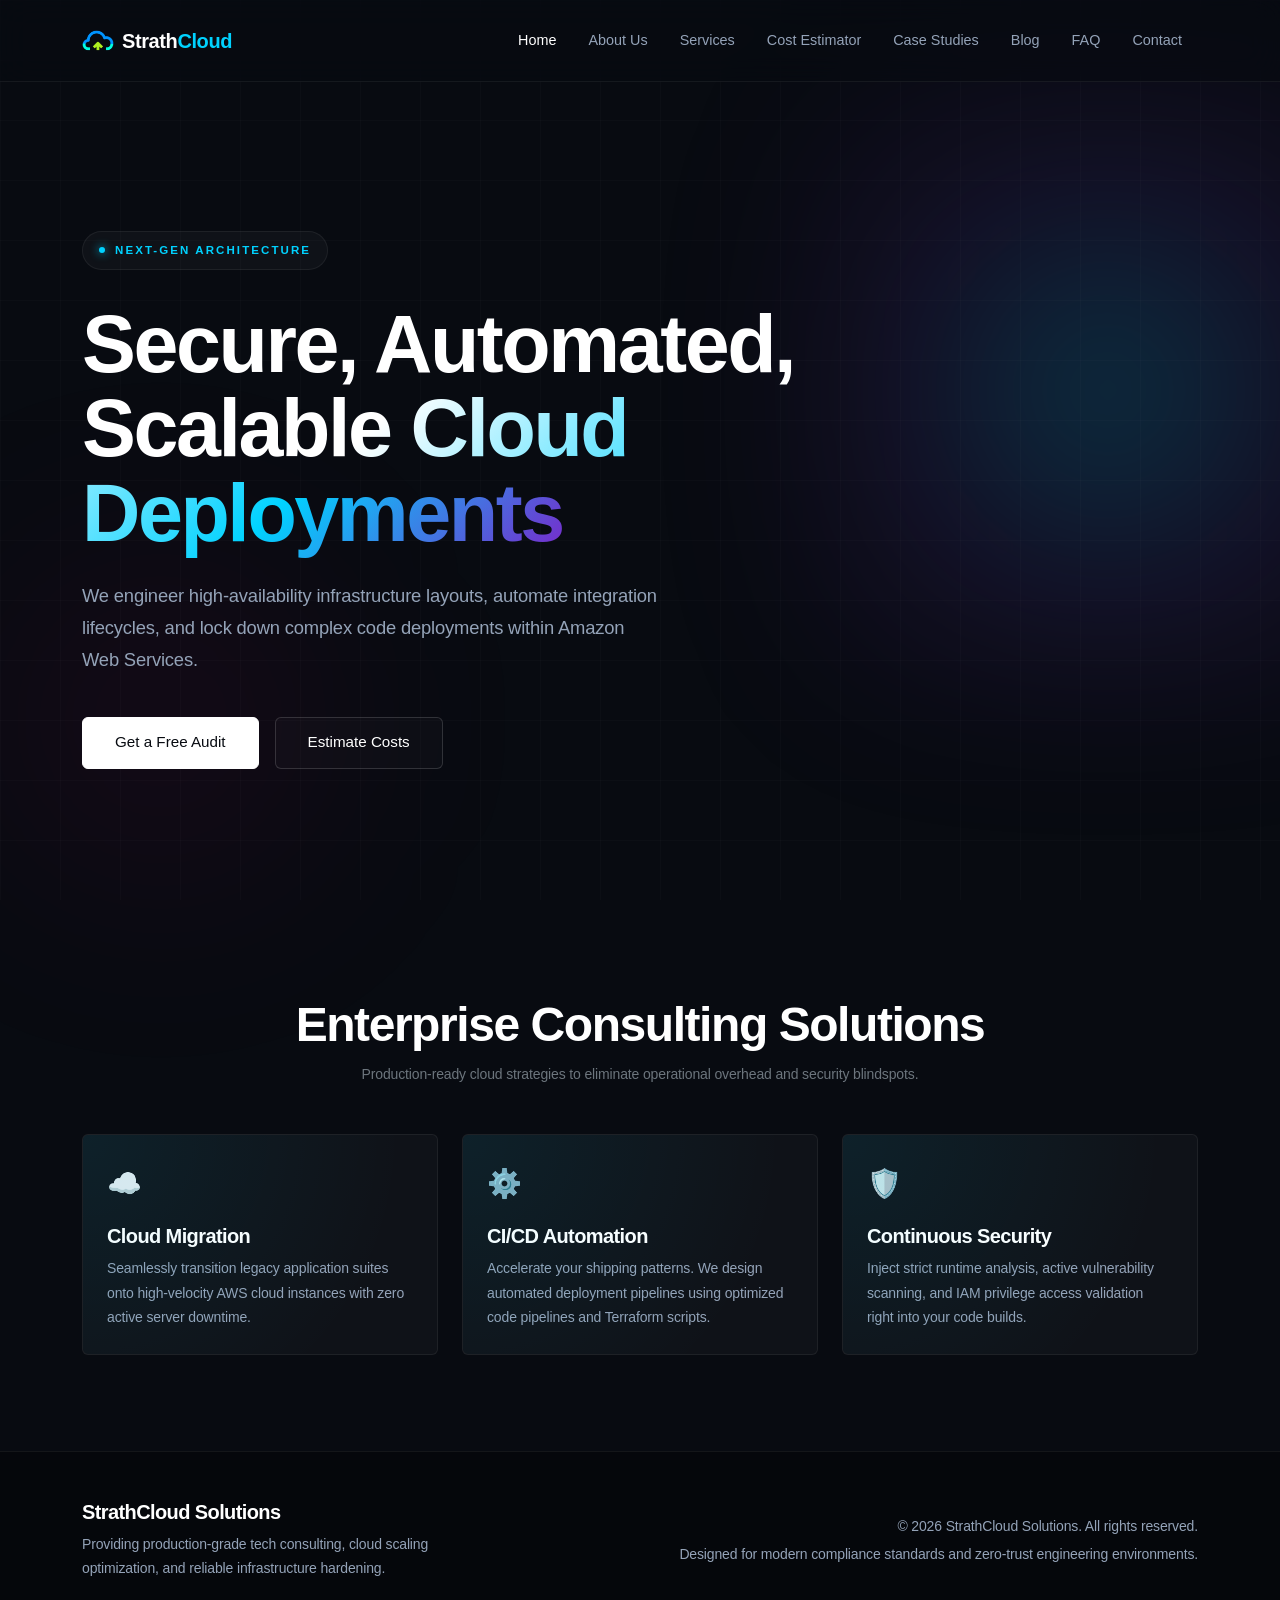
<file: index.html>
<!DOCTYPE html>
<html lang="en">
<head>
    <meta charset="UTF-8">
    <meta name="viewport" content="width=device-width, initial-scale=1.0">
    <title>StrathCloud Solutions | Enterprise DevSecOps & Cloud Migration</title>
    
    <link href="https://cdn.jsdelivr.net/npm/bootstrap@5.3.3/dist/css/bootstrap.min.css" rel="stylesheet">
    
        <!-- High-End Typography CDN Assets Delivery -->
    <link href="https://api.fontshare.com/v2/css?f[]=satoshi@900,700,500&display=swap" rel="stylesheet">
    <link rel="preconnect" href="https://fonts.googleapis.com">
    <link rel="preconnect" href="https://fonts.gstatic.com" crossorigin>
    <link href="https://fonts.googleapis.com/css2?family=Inter:wght@300;400;500;600&display=swap" rel="stylesheet">
    <link rel="stylesheet" href="style.css">
    <link rel="icon" type="image/svg+xml" href="images/strath-cloud-2.svg">
    
</head>
<body>

    <div class="grid-overlay"></div>
    <div class="mesh-blob-1"></div>
    <div class="mesh-blob-2"></div>
    

    <nav class="navbar navbar-expand-lg navbar-dark fixed-top">
        <div class="container">
            <a class="navbar-brand d-flex align-items-center" href="index.html">
                <img src="images/strath-cloud-2.png" alt="" class="me-2">
                <span class="brand-text">Strath<span class="brand-accent">Cloud</span></span>
            </a>
            
            <button class="navbar-toggler border-0 shadow-none" type="button" data-bs-toggle="offcanvas" data-bs-target="#strathCloudMenu" aria-controls="strathCloudMenu" aria-label="Toggle navigation">
                <span class="navbar-toggler-icon"></span>
            </button>
             
            <div class="collapse navbar-collapse d-none d-lg-flex" id="desktopNavbarLinks">
                <ul class="navbar-nav ms-auto mb-2 mb-lg-0">
                    <li class="nav-item"><a class="nav-link active" href="index.html" aria-current="page">Home</a></li>
                    <li class="nav-item"><a class="nav-link" href="pages/about.html">About Us</a></li>
                    <li class="nav-item"><a class="nav-link" href="pages/services.html">Services</a></li>
                    <li class="nav-item"><a class="nav-link" href="pages/calculator.html">Cost Estimator</a></li>
                    <li class="nav-item"><a class="nav-link" href="pages/case-studies.html">Case Studies</a></li>
                    <li class="nav-item"><a class="nav-link" href="pages/blog.html">Blog</a></li>
                    <li class="nav-item"><a class="nav-link" href="pages/faq.html">FAQ</a></li>
                    <li class="nav-item"><a class="nav-link" href="pages/contact.html">Contact</a></li>
                </ul>
            </div>
        </div>
    </nav>

    <div class="offcanvas offcanvas-end text-bg-dark" tabindex="-1" id="strathCloudMenu" aria-labelledby="strathCloudMenuLabel">
        <div class="offcanvas-header border-bottom border-secondary border-opacity-20">
            <h5 class="offcanvas-title fw-bold" id="strathCloudMenuLabel">StrathCloud Navigation</h5>
            <button type="button" class="btn-close btn-close-white shadow-none" data-bs-dismiss="offcanvas" aria-label="Close"></button>
        </div>
        <div class="offcanvas-body">
            <ul class="navbar-nav">
                <li class="nav-item"><a class="nav-link active" href="index.html">Home</a></li>
                <li class="nav-item"><a class="nav-link" href="pages/about.html">About Us</a></li>
                <li class="nav-item"><a class="nav-link" href="pages/services.html">Services</a></li>
                <li class="nav-item"><a class="nav-link" href="pages/calculator.html">Cost Estimator</a></li>
                <li class="nav-item"><a class="nav-link" href="pages/case-studies.html">Case Studies</a></li>
                <li class="nav-item"><a class="nav-link" href="pages/blog.html">Blog</a></li>
                <li class="nav-item"><a class="nav-link" href="pages/faq.html">FAQ</a></li>
                <li class="nav-item"><a class="nav-link" href="pages/contact.html">Contact</a></li>
            </ul>
        </div>
    </div>

    <section class="hero-viewport-wrapper">
        <div class="container">
            <div class="row align-items-center">
                <div class="col-xl-8 col-lg-10 hero-content-block">
                    
                    <div class="micro-capsule-badge">
                        <div class="pulse-dot"></div>
                        Next-Gen Architecture
                    </div>
                    
                    <h1 class="hero-title-headline">
                        Secure, Automated, <br>
                        <span class="gradient-text-mask">Scalable Cloud Deployments</span>
                    </h1>
                    
                    <p class="hero-subtext-description">
                        We engineer high-availability infrastructure layouts, automate integration lifecycles, and lock down complex code deployments within Amazon Web Services.
                    </p>
                    
                    <div class="d-flex flex-sm-row flex-column gap-3">
                        <a href="pages/contact.html" class="btn btn-premium-solid text-decoration-none text-center">Get a Free Audit</a>
                        <a href="pages/calculator.html" class="btn btn-premium-outline text-decoration-none text-center">Estimate Costs</a>
                    </div>
                    
                </div>
            </div>
        </div>
    </section>

    <main class="container py-5 my-5 position-relative" style="z-index: 10;">
        <div class="text-center mb-5">
            <h2 class="fw-bold display-5 text-white" style="font-family: var(--font-display); letter-spacing: -0.02em;">Enterprise Consulting Solutions</h2>
            <p class="text-secondary small">Production-ready cloud strategies to eliminate operational overhead and security blindspots.</p>
        </div>

        <div class="row g-4">
            <div class="col-md-4">
                <div class="card h-100 p-4 border-0">
                    <div class="mb-3 text-primary fs-3">☁️</div>
                    <h3 class="fw-bold mb-2">Cloud Migration</h3>
                    <p class="text-secondary small mb-0">Seamlessly transition legacy application suites onto high-velocity AWS cloud instances with zero active server downtime.</p>
                </div>
            </div>
            <div class="col-md-4">
                <div class="card h-100 p-4 border-0">
                    <div class="mb-3 text-primary fs-3">⚙️</div>
                    <h3 class="fw-bold mb-2">CI/CD Automation</h3>
                    <p class="text-secondary small mb-0">Accelerate your shipping patterns. We design automated deployment pipelines using optimized code pipelines and Terraform scripts.</p>
                </div>
            </div>
            <div class="col-md-4">
                <div class="card h-100 p-4 border-0">
                    <div class="mb-3 text-primary fs-3">🛡️</div>
                    <h3 class="fw-bold mb-2">Continuous Security</h3>
                    <p class="text-secondary small mb-0">Inject strict runtime analysis, active vulnerability scanning, and IAM privilege access validation right into your code builds.</p>
                </div>
            </div>
        </div>
    </main>

    <footer class="py-5 mt-auto border-top" style="background-color: #05070B; border-color: var(--border-premium) !important; position: relative; z-index: 10;">
        <div class="container">
            <div class="row g-4">
                <div class="col-md-6 text-center text-md-start">
                    <h5 class="text-white fw-bold" style="font-family: var(--font-display);">StrathCloud Solutions</h5>
                    <p class="small text-muted mb-0" style="max-width: 400px;">Providing production-grade tech consulting, cloud scaling optimization, and reliable infrastructure hardening.</p>
                </div>
                <div class="col-md-6 text-center text-md-end d-flex flex-column justify-content-center align-items-center align-items-md-end">
                    <p class="small text-muted mb-1">&copy; 2026 StrathCloud Solutions. All rights reserved.</p>
                    <p class="small text-muted mb-0">Designed for modern compliance standards and zero-trust engineering environments.</p>
                </div>
            </div>
        </div>
    </footer>

    <script src="https://cdn.jsdelivr.net/npm/bootstrap@5.3.3/dist/js/bootstrap.bundle.min.js"></script>
    
    <script src="script.js"></script>
</body>
</html>
</file>
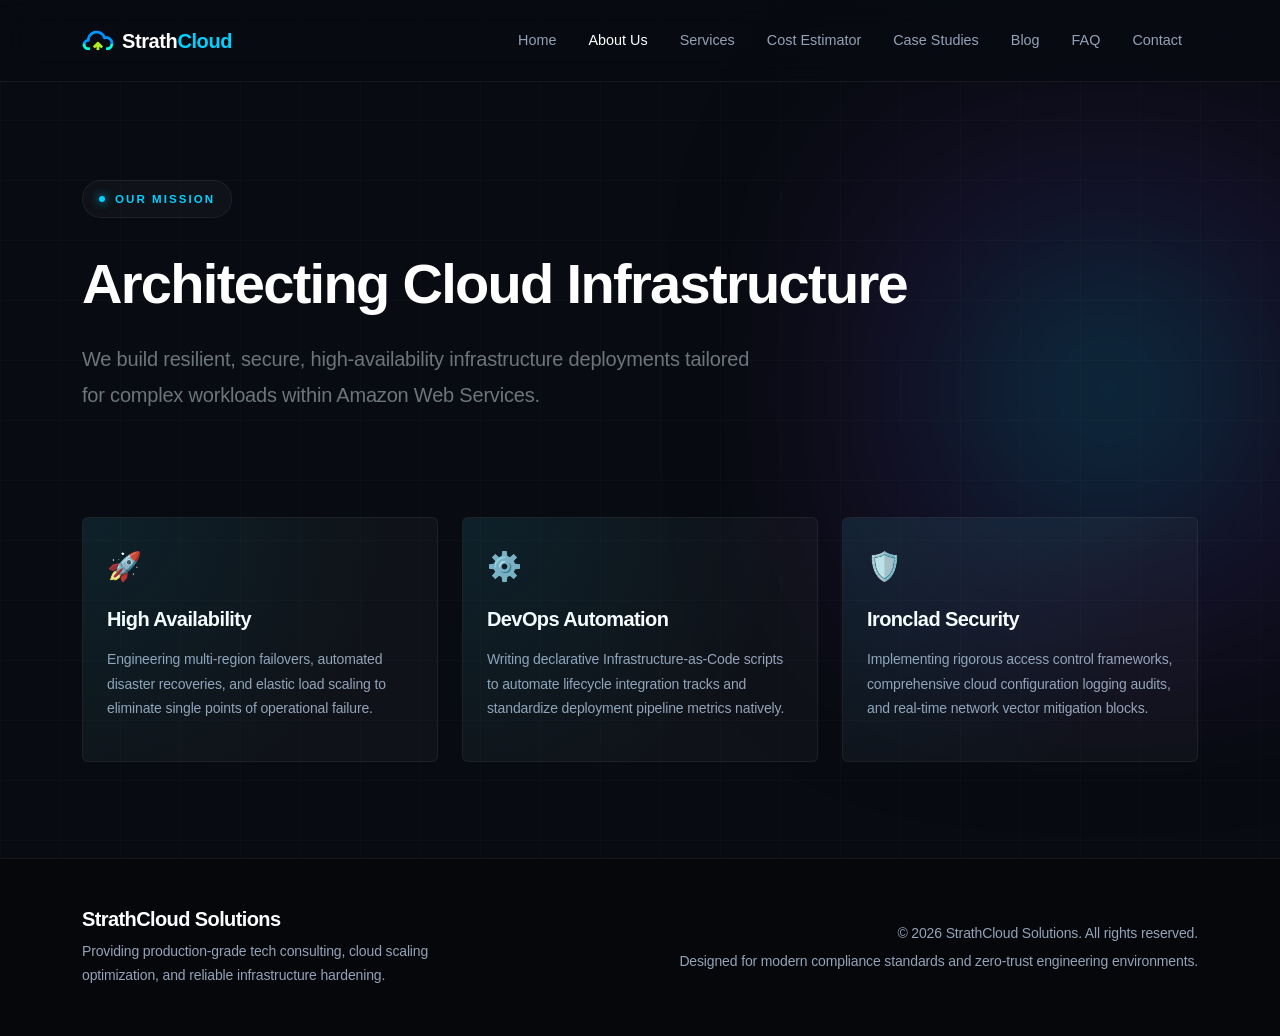
<file: pages/about.html>
<!DOCTYPE html>
<html lang="en">
<head>
    <meta charset="UTF-8">
    <meta name="viewport" content="width=device-width, initial-scale=1.0">
    <title>About Us | StrathCloud</title>
    
    <link href="https://cdn.jsdelivr.net/npm/bootstrap@5.3.3/dist/css/bootstrap.min.css" rel="stylesheet">
    
    <link href="https://api.fontshare.com/v2/css?f[]=satoshi@900,700,500&display=swap" rel="stylesheet">
    <link rel="preconnect" href="https://fonts.googleapis.com">
    <link rel="preconnect" href="https://fonts.gstatic.com" crossorigin>
    <link href="https://fonts.googleapis.com/css2?family=Inter:wght@300;400;500&display=swap" rel="stylesheet">
    
    <link rel="stylesheet" href="../style.css">
    <link rel="icon" type="image/svg+xml" href="../images/strath-cloud-2.svg">
</head>
<body>

    <div class="grid-overlay"></div>
    <div class="mesh-blob-1"></div>

    <nav class="navbar navbar-expand-lg navbar-dark fixed-top">
        <div class="container">
            <a class="navbar-brand d-flex align-items-center" href="../index.html">
                <img src="../images/strath-cloud-2.png" alt="" class="me-2">
                <span class="brand-text">Strath<span class="brand-accent">Cloud</span></span>
            </a>
            
            <button class="navbar-toggler border-0 shadow-none" type="button" data-bs-toggle="offcanvas" data-bs-target="#strathCloudMenu">
                <span class="navbar-toggler-icon"></span>
            </button>
             
            <div class="collapse navbar-collapse d-none d-lg-flex" id="desktopNavbarLinks">
                <ul class="navbar-nav ms-auto mb-2 mb-lg-0">
                    <li class="nav-item"><a class="nav-link" href="../index.html">Home</a></li>
                    <li class="nav-item"><a class="nav-link active" href="about.html" aria-current="page">About Us</a></li>
                    <li class="nav-item"><a class="nav-link" href="services.html">Services</a></li>
                    <li class="nav-item"><a class="nav-link" href="calculator.html">Cost Estimator</a></li>
                    <li class="nav-item"><a class="nav-link" href="case-studies.html">Case Studies</a></li>
                    <li class="nav-item"><a class="nav-link" href="blog.html">Blog</a></li>
                    <li class="nav-item"><a class="nav-link" href="faq.html">FAQ</a></li>
                    <li class="nav-item"><a class="nav-link" href="contact.html">Contact</a></li>
                </ul>
            </div>
        </div>
    </nav>

    <div class="offcanvas offcanvas-end text-bg-dark" tabindex="-1" id="strathCloudMenu">
        <div class="offcanvas-header border-bottom border-secondary border-opacity-20">
            <h5 class="offcanvas-title fw-bold">StrathCloud Navigation</h5>
            <button type="button" class="btn-close btn-close-white shadow-none" data-bs-dismiss="offcanvas"></button>
        </div>
        <div class="offcanvas-body">
            <ul class="navbar-nav">
                <li class="nav-item"><a class="nav-link" href="../index.html">Home</a></li>
                <li class="nav-item"><a class="nav-link active" href="about.html">About Us</a></li>
                <li class="nav-item"><a class="nav-link" href="services.html">Services</a></li>
                <li class="nav-item"><a class="nav-link" href="calculator.html">Cost Estimator</a></li>
                <li class="nav-item"><a class="nav-link" href="case-studies.html">Case Studies</a></li>
                <li class="nav-item"><a class="nav-link" href="blog.html">Blog</a></li>
                <li class="nav-item"><a class="nav-link" href="faq.html">FAQ</a></li>
                <li class="nav-item"><a class="nav-link" href="contact.html">Contact</a></li>
            </ul>
        </div>
    </div>

    <header class="container" style="padding-top: 180px; padding-bottom: 40px; position: relative; z-index: 10;">
        <div class="micro-capsule-badge">
            <div class="pulse-dot"></div>
            Our Mission
        </div>
        <h1 class="display-4 fw-bold text-white mb-4" style="font-family: var(--font-display); letter-spacing: -0.03em;">Architecting Cloud Infrastructure</h1>
        <p class="text-secondary lead" style="max-width: 680px; font-weight: 300; line-height: 1.8;">
            We build resilient, secure, high-availability infrastructure deployments tailored for complex workloads within Amazon Web Services.
        </p>
    </header>

    <main class="container my-5 pb-5 position-relative" style="z-index: 10;">
        <div class="row g-4 justify-content-center">
            
            <div class="col-md-4">
                <div class="card h-100 p-4 border-0">
                    <div class="mb-3 text-primary fs-3">🚀</div>
                    <h3 class="fw-bold mb-3">High Availability</h3>
                    <p class="text-secondary small">Engineering multi-region failovers, automated disaster recoveries, and elastic load scaling to eliminate single points of operational failure.</p>
                </div>
            </div>

            <div class="col-md-4">
                <div class="card h-100 p-4 border-0">
                    <div class="mb-3 text-primary fs-3">⚙️</div>
                    <h3 class="fw-bold mb-3">DevOps Automation</h3>
                    <p class="text-secondary small">Writing declarative Infrastructure-as-Code scripts to automate lifecycle integration tracks and standardize deployment pipeline metrics natively.</p>
                </div>
            </div>

            <div class="col-md-4">
                <div class="card h-100 p-4 border-0">
                    <div class="mb-3 text-primary fs-3">🛡️</div>
                    <h3 class="fw-bold mb-3">Ironclad Security</h3>
                    <p class="text-secondary small">Implementing rigorous access control frameworks, comprehensive cloud configuration logging audits, and real-time network vector mitigation blocks.</p>
                </div>
            </div>

        </div>
    </main>

    <footer class="py-5 mt-auto border-top" style="background-color: #05070B; border-color: var(--border-premium) !important; position: relative; z-index: 10;">
        <div class="container">
            <div class="row g-4">
                <div class="col-md-6 text-center text-md-start">
                    <h5 class="text-white fw-bold" style="font-family: var(--font-display);">StrathCloud Solutions</h5>
                    <p class="small text-muted mb-0" style="max-width: 400px;">Providing production-grade tech consulting, cloud scaling optimization, and reliable infrastructure hardening.</p>
                </div>
                <div class="col-md-6 text-center text-md-end d-flex flex-column justify-content-center align-items-center align-items-md-end">
                    <p class="small text-muted mb-1">&copy; 2026 StrathCloud Solutions. All rights reserved.</p>
                    <p class="small text-muted mb-0">Designed for modern compliance standards and zero-trust engineering environments.</p>
                </div>
            </div>
        </div>
    </footer>

    <script src="https://cdn.jsdelivr.net/npm/bootstrap@5.3.3/dist/js/bootstrap.bundle.min.js"></script>
    <script src="../script.js"></script>
</body>
</html>
</file>
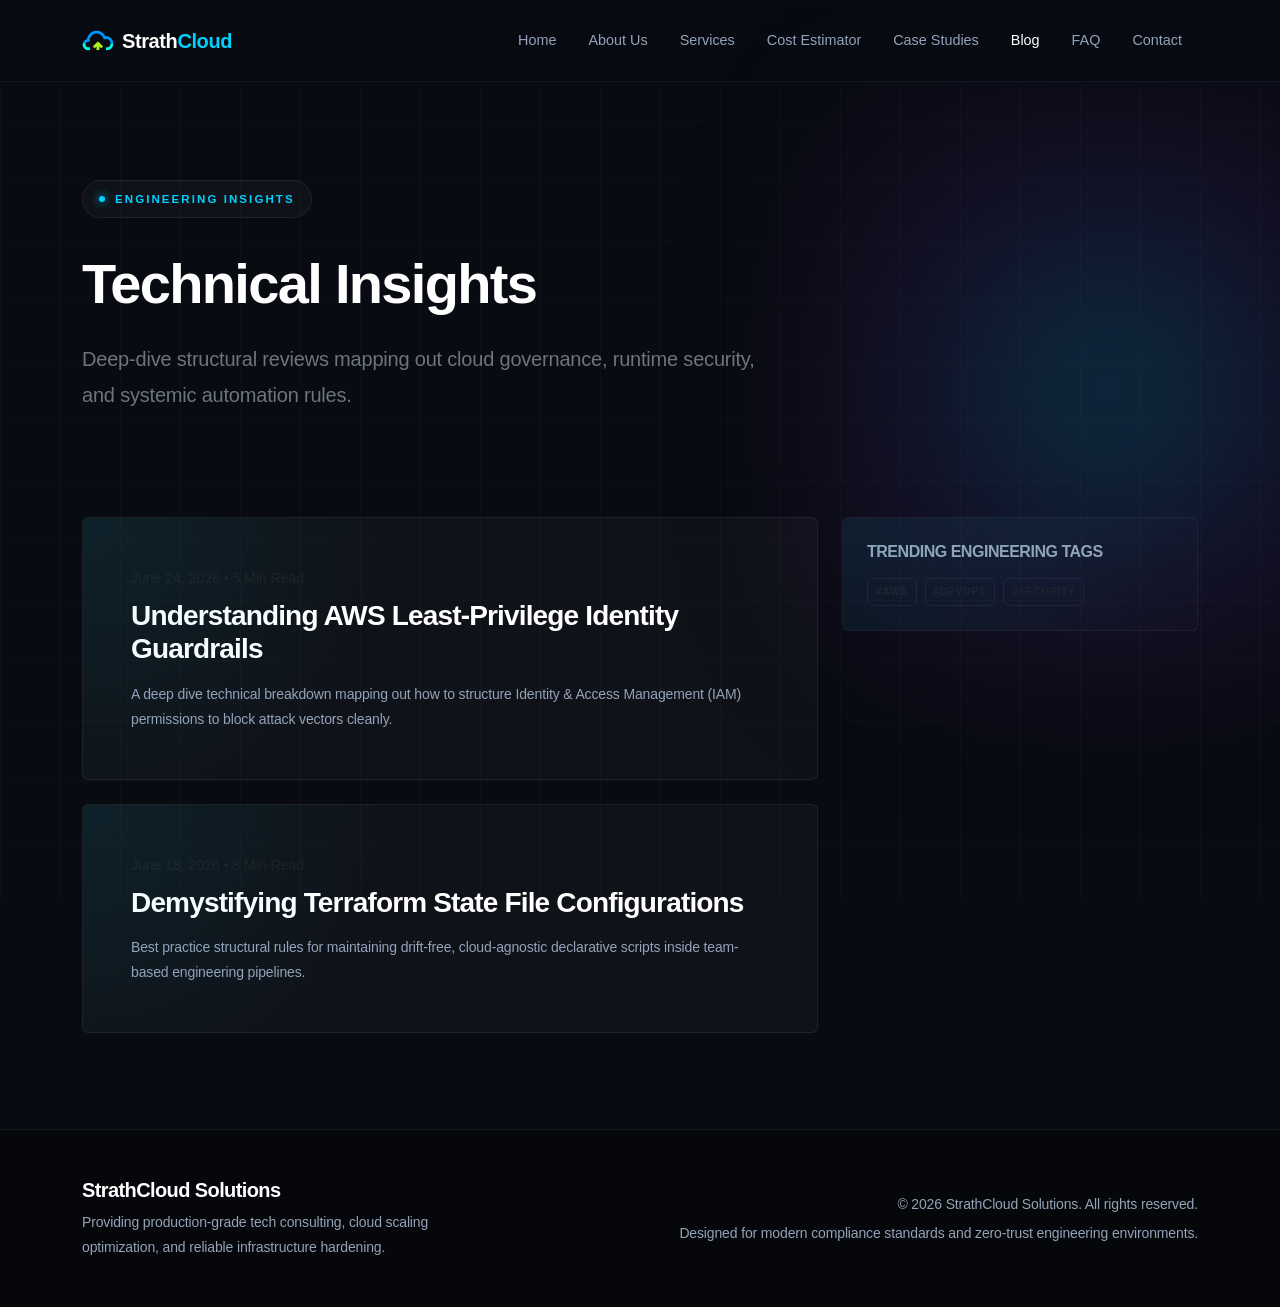
<file: pages/blog.html>
<!DOCTYPE html>
<html lang="en">
<head>
    <meta charset="UTF-8">
    <meta name="viewport" content="width=device-width, initial-scale=1.0">
    <title>Technical Blog | StrathCloud</title>
    
    <!-- Bootstrap 5 Framework CDN -->
    <link href="https://cdn.jsdelivr.net/npm/bootstrap@5.3.3/dist/css/bootstrap.min.css" rel="stylesheet">
    
    <!-- Premium Font CDN Pairing -->
    <link href="https://api.fontshare.com/v2/css?f[]=satoshi@900,700,500&display=swap" rel="stylesheet">
    <link rel="preconnect" href="https://fonts.googleapis.com">
    <link rel="preconnect" href="https://fonts.gstatic.com" crossorigin>
    <link href="https://fonts.googleapis.com/css2?family=Inter:wght@300;400;500&display=swap" rel="stylesheet">
    
    <!-- Central Stylesheet Routing -->
    <link rel="stylesheet" href="../style.css">
    <link rel="icon" type="image/svg+xml" href="../images/strath-cloud-2.svg">
</head>
<body>

    <!-- VISUAL BACKGROUND CANVAS ENGINE -->
    <div class="grid-overlay"></div>
    <div class="mesh-blob-1"></div>

    <!-- ==========================================================================
       1. NAVIGATION HEADER BAR (Glassmorphism Deep Folder Routing)
       ========================================================================== -->
    <nav class="navbar navbar-expand-lg navbar-dark fixed-top">
        <div class="container">
            <a class="navbar-brand d-flex align-items-center" href="../index.html">
                <img src="../images/strath-cloud-2.png" alt="" class="me-2">
                <span class="brand-text">Strath<span class="brand-accent">Cloud</span></span>
            </a>
            
            <button class="navbar-toggler border-0 shadow-none" type="button" data-bs-toggle="offcanvas" data-bs-target="#strathCloudMenu">
                <span class="navbar-toggler-icon"></span>
            </button>
             
            <div class="collapse navbar-collapse d-none d-lg-flex" id="desktopNavbarLinks">
                <ul class="navbar-nav ms-auto mb-2 mb-lg-0">
                    <li class="nav-item"><a class="nav-link" href="../index.html">Home</a></li>
                    <li class="nav-item"><a class="nav-link" href="about.html">About Us</a></li>
                    <li class="nav-item"><a class="nav-link" href="services.html">Services</a></li>
                    <li class="nav-item"><a class="nav-link" href="calculator.html">Cost Estimator</a></li>
                    <li class="nav-item"><a class="nav-link" href="case-studies.html">Case Studies</a></li>
                    <li class="nav-item"><a class="nav-link active" href="blog.html" aria-current="page">Blog</a></li>
                    <li class="nav-item"><a class="nav-link" href="faq.html">FAQ</a></li>
                    <li class="nav-item"><a class="nav-link" href="contact.html">Contact</a></li>
                </ul>
            </div>
        </div>
    </nav>

    <!-- ==========================================================================
       2. RESPONSIVE OFFCANVAS SIDEBAR
       ========================================================================== -->
    <div class="offcanvas offcanvas-end text-bg-dark" tabindex="-1" id="strathCloudMenu">
        <div class="offcanvas-header border-bottom border-secondary border-opacity-20">
            <h5 class="offcanvas-title fw-bold">StrathCloud Navigation</h5>
            <button type="button" class="btn-close btn-close-white shadow-none" data-bs-dismiss="offcanvas"></button>
        </div>
        <div class="offcanvas-body">
            <ul class="navbar-nav">
                <li class="nav-item"><a class="nav-link" href="../index.html">Home</a></li>
                <li class="nav-item"><a class="nav-link" href="about.html">About Us</a></li>
                <li class="nav-item"><a class="nav-link" href="services.html">Services</a></li>
                <li class="nav-item"><a class="nav-link" href="calculator.html">Cost Estimator</a></li>
                <li class="nav-item"><a class="nav-link" href="case-studies.html">Case Studies</a></li>
                <li class="nav-item"><a class="nav-link active" href="blog.html">Blog</a></li>
                <li class="nav-item"><a class="nav-link" href="faq.html">FAQ</a></li>
                <li class="nav-item"><a class="nav-link" href="contact.html">Contact</a></li>
            </ul>
        </div>
    </div>

    <!-- ==========================================================================
       3. SUBPAGE INTRO BANNER
       ========================================================================== -->
    <header class="container" style="padding-top: 180px; padding-bottom: 40px; position: relative; z-index: 10;">
        <div class="micro-capsule-badge">
            <div class="pulse-dot"></div>
            Engineering Insights
        </div>
        <h1 class="display-4 fw-bold text-white mb-4" style="font-family: var(--font-display); letter-spacing: -0.03em;">Technical Insights</h1>
        <p class="text-secondary lead" style="max-width: 680px; font-weight: 300; line-height: 1.8;">
            Deep-dive structural reviews mapping out cloud governance, runtime security, and systemic automation rules.
        </p>
    </header>

    <!-- ==========================================================================
       4. ASYMMETRICAL EDITORIAL BLOG GRID
       ========================================================================== -->
    <main class="container my-5 pb-5 position-relative" style="z-index: 10;">
        <div class="row g-4">
            
            <!-- Core Content Column -->
            <div class="col-lg-8">
                <!-- Article Card 1 -->
                <article class="card p-4 p-md-5 border-0 mb-4">
                    <div class="text-muted small mb-2" style="font-family: var(--font-body);">June 24, 2026 • 5 Min Read</div>
                    <h2 class="h3 fw-bold text-white mb-3" style="font-family: var(--font-display);"><a href="#" class="text-decoration-none text-white link-primary transition: var(--transition-premium)">Understanding AWS Least-Privilege Identity Guardrails</a></h2>
                    <p class="text-secondary small mb-0">A deep dive technical breakdown mapping out how to structure Identity & Access Management (IAM) permissions to block attack vectors cleanly.</p>
                </article>

                <!-- Article Card 2 -->
                <article class="card p-4 p-md-5 border-0">
                    <div class="text-muted small mb-2" style="font-family: var(--font-body);">June 18, 2026 • 8 Min Read</div>
                    <h2 class="h3 fw-bold text-white mb-3" style="font-family: var(--font-display);"><a href="#" class="text-decoration-none text-white link-primary transition: var(--transition-premium)">Demystifying Terraform State File Configurations</a></h2>
                    <p class="text-secondary small mb-0">Best practice structural rules for maintaining drift-free, cloud-agnostic declarative scripts inside team-based engineering pipelines.</p>
                </article>
            </div>

            <!-- Contextual Sidebar Widget -->
            <div class="col-lg-4">
                <div class="card p-4 border-0" style="background: rgba(255,255,255,0.01) !important;">
                    <h4 class="h6 fw-bold text-uppercase tracking-wider text-secondary mb-3" style="font-family: var(--font-display);">Trending Engineering Tags</h4>
                    <div class="d-flex flex-wrap gap-2">
                        <span class="badge border p-2 small text-muted text-uppercase" style="border-color: var(--border-premium) !important; background: transparent; font-size: 0.65rem; font-family: var(--font-display); letter-spacing: 0.05em;">#AWS</span>
                        <span class="badge border p-2 small text-muted text-uppercase" style="border-color: var(--border-premium) !important; background: transparent; font-size: 0.65rem; font-family: var(--font-display); letter-spacing: 0.05em;">#DevOps</span>
                        <span class="badge border p-2 small text-muted text-uppercase" style="border-color: var(--border-premium) !important; background: transparent; font-size: 0.65rem; font-family: var(--font-display); letter-spacing: 0.05em;">#Security</span>
                    </div>
                </div>
            </div>

        </div>
    </main>

    <!-- ==========================================================================
       5. COMPLIANT INFRASTRUCTURE FOOTER BAR
       ========================================================================== -->
    <footer class="py-5 mt-auto border-top" style="background-color: #05070B; border-color: var(--border-premium) !important; position: relative; z-index: 10;">
        <div class="container">
            <div class="row g-4">
                <div class="col-md-6 text-center text-md-start">
                    <h5 class="text-white fw-bold" style="font-family: var(--font-display);">StrathCloud Solutions</h5>
                    <p class="small text-muted mb-0" style="max-width: 400px;">Providing production-grade tech consulting, cloud scaling optimization, and reliable infrastructure hardening.</p>
                </div>
                <div class="col-md-6 text-center text-md-end d-flex flex-column justify-content-center align-items-center align-items-md-end">
                    <p class="small text-muted mb-1">&copy; 2026 StrathCloud Solutions. All rights reserved.</p>
                    <p class="small text-muted mb-0">Designed for modern compliance standards and zero-trust engineering environments.</p>
                </div>
            </div>
        </div>
    </footer>

    <!-- Bootstrap Bundle JS Script CDN -->
    <script src="https://cdn.jsdelivr.net/npm/bootstrap@5.3.3/dist/js/bootstrap.bundle.min.js"></script>
    <script src="../script.js"></script>
</body>
</html>
</file>
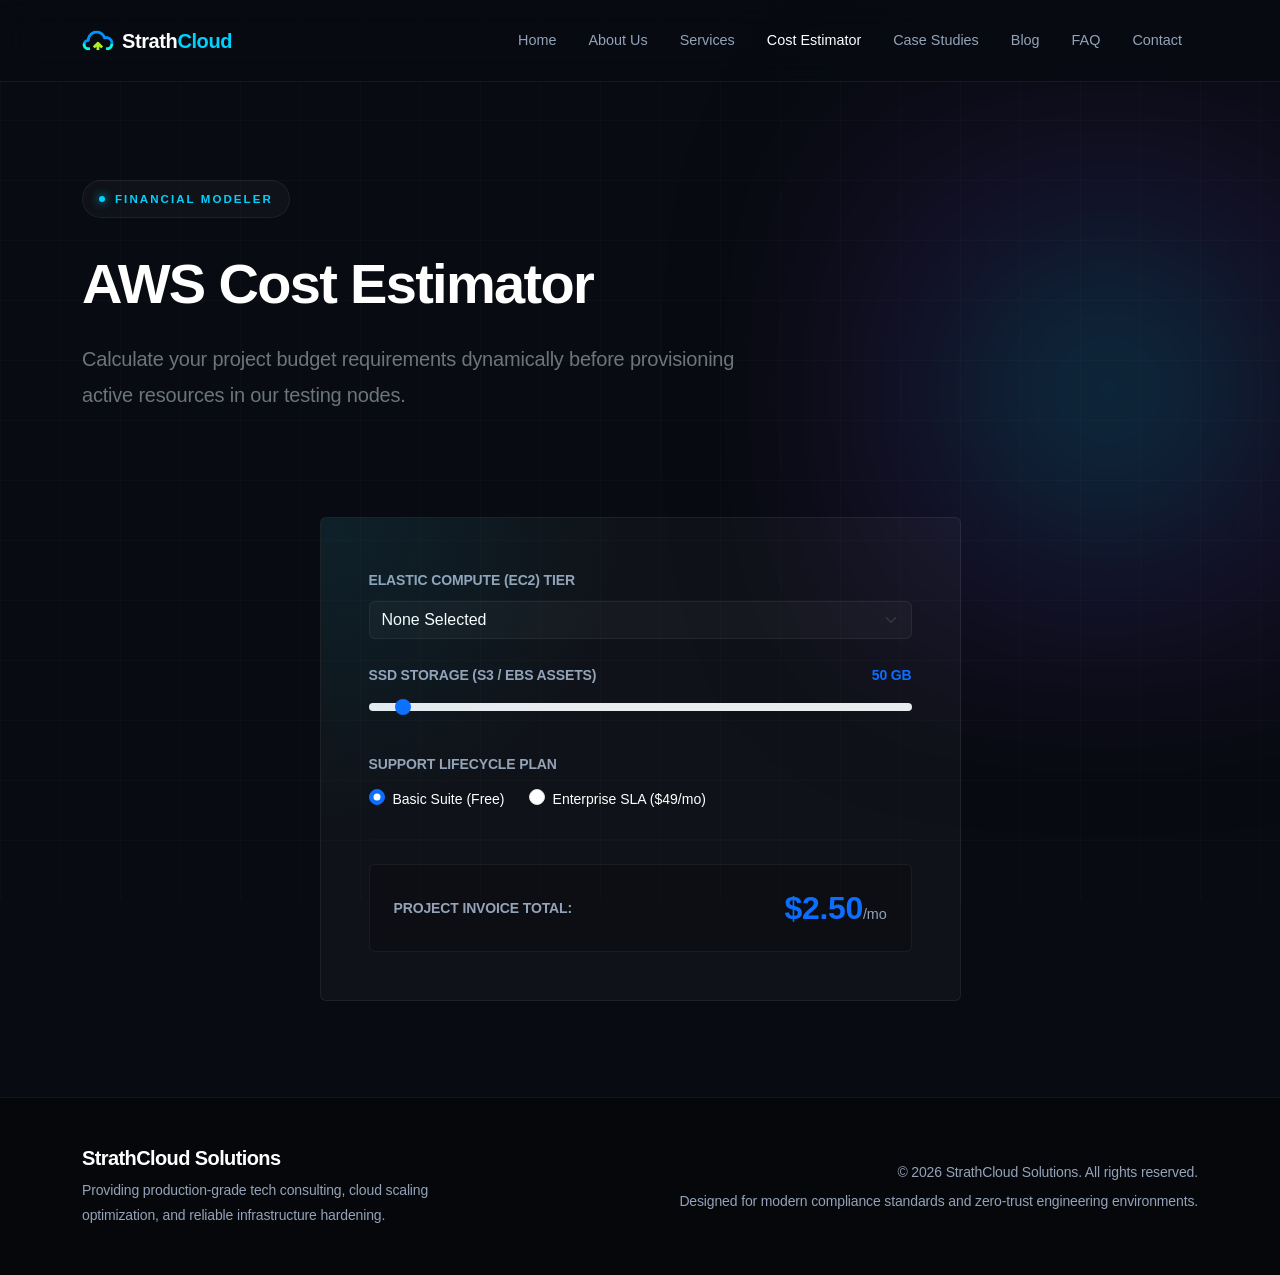
<file: pages/calculator.html>
<!DOCTYPE html>
<html lang="en">
<head>
    <meta charset="UTF-8">
    <meta name="viewport" content="width=device-width, initial-scale=1.0">
    <title>Cost Estimator | StrathCloud</title>
    
    <!-- Bootstrap 5 Framework CDN -->
    <link href="https://cdn.jsdelivr.net/npm/bootstrap@5.3.3/dist/css/bootstrap.min.css" rel="stylesheet">
    
    <!-- Premium Font CDN Pairing -->
    <link href="https://api.fontshare.com/v2/css?f[]=satoshi@900,700,500&display=swap" rel="stylesheet">
    <link rel="preconnect" href="https://fonts.googleapis.com">
    <link rel="preconnect" href="https://fonts.gstatic.com" crossorigin>
    <link href="https://fonts.googleapis.com/css2?family=Inter:wght@300;400;500&display=swap" rel="stylesheet">
    
    <!-- Central Stylesheet Routing -->
    <link rel="stylesheet" href="../style.css">
    <link rel="icon" type="image/svg+xml" href="../images/strath-cloud-2.svg">
</head>
<body>

    <!-- VISUAL BACKGROUND CANVAS ENGINE -->
    <div class="grid-overlay"></div>
    <div class="mesh-blob-1"></div>

    <!-- ==========================================================================
       1. NAVIGATION HEADER BAR (Glassmorphism Deep Folder Routing)
       ========================================================================== -->
    <nav class="navbar navbar-expand-lg navbar-dark fixed-top">
        <div class="container">
            <a class="navbar-brand d-flex align-items-center" href="../index.html">
                <img src="../images/strath-cloud-2.png" alt="" class="me-2">
                <span class="brand-text">Strath<span class="brand-accent">Cloud</span></span>
            </a>
            
            <button class="navbar-toggler border-0 shadow-none" type="button" data-bs-toggle="offcanvas" data-bs-target="#strathCloudMenu">
                <span class="navbar-toggler-icon"></span>
            </button>
             
            <div class="collapse navbar-collapse d-none d-lg-flex" id="desktopNavbarLinks">
                <ul class="navbar-nav ms-auto mb-2 mb-lg-0">
                    <li class="nav-item"><a class="nav-link" href="../index.html">Home</a></li>
                    <li class="nav-item"><a class="nav-link" href="about.html">About Us</a></li>
                    <li class="nav-item"><a class="nav-link" href="services.html">Services</a></li>
                    <li class="nav-item"><a class="nav-link active" href="calculator.html" aria-current="page">Cost Estimator</a></li>
                    <li class="nav-item"><a class="nav-link" href="pages/case-studies.html">Case Studies</a></li>
                    <li class="nav-item"><a class="nav-link" href="blog.html">Blog</a></li>
                    <li class="nav-item"><a class="nav-link" href="faq.html">FAQ</a></li>
                    <li class="nav-item"><a class="nav-link" href="contact.html">Contact</a></li>
                </ul>
            </div>
        </div>
    </nav>

    <!-- ==========================================================================
       2. RESPONSIVE OFFCANVAS SIDEBAR
       ========================================================================== -->
    <div class="offcanvas offcanvas-end text-bg-dark" tabindex="-1" id="strathCloudMenu">
        <div class="offcanvas-header border-bottom border-secondary border-opacity-20">
            <h5 class="offcanvas-title fw-bold">StrathCloud Navigation</h5>
            <button type="button" class="btn-close btn-close-white shadow-none" data-bs-dismiss="offcanvas"></button>
        </div>
        <div class="offcanvas-body">
            <ul class="navbar-nav">
                <li class="nav-item"><a class="nav-link" href="../index.html">Home</a></li>
                <li class="nav-item"><a class="nav-link" href="about.html">About Us</a></li>
                <li class="nav-item"><a class="nav-link" href="services.html">Services</a></li>
                <li class="nav-item"><a class="nav-link active" href="calculator.html">Cost Estimator</a></li>
                <li class="nav-item"><a class="nav-link" href="case-studies.html">Case Studies</a></li>
                <li class="nav-item"><a class="nav-link" href="blog.html">Blog</a></li>
                <li class="nav-item"><a class="nav-link" href="faq.html">FAQ</a></li>
                <li class="nav-item"><a class="nav-link" href="contact.html">Contact</a></li>
            </ul>
        </div>
    </div>

    <!-- ==========================================================================
       3. SUBPAGE INTRO BANNER
       ========================================================================= -->
    <header class="container" style="padding-top: 180px; padding-bottom: 40px; position: relative; z-index: 10;">
        <div class="micro-capsule-badge">
            <div class="pulse-dot"></div>
            Financial Modeler
        </div>
        <h1 class="display-4 fw-bold text-white mb-4" style="font-family: var(--font-display); letter-spacing: -0.03em;">AWS Cost Estimator</h1>
        <p class="text-secondary lead" style="max-width: 680px; font-weight: 300; line-height: 1.8;">
            Calculate your project budget requirements dynamically before provisioning active resources in our testing nodes.
        </p>
    </header>

    <!-- ==========================================================================
       4. INTERACTIVE CALCULATION CORE PANEL
       ========================================================================== -->
    <main class="container my-5 pb-5 position-relative" style="z-index: 10;">
        <div class="row justify-content-center">
            <div class="col-lg-7">
                <div class="card p-4 p-md-5 border-0">
                    <form id="calculatorForm">
                        
                        <!-- Compute Selection -->
                        <div class="mb-4">
                            <label for="computeTier" class="form-label small fw-bold text-secondary text-uppercase tracking-wider mb-2">Elastic Compute (EC2) Tier</label>
                            <select class="form-select border-secondary border-opacity-20" id="computeTier" style="font-family: var(--font-body);">
                                <option value="0">None Selected</option>
                                <option value="15">Micro Tier Instance ($15/mo)</option>
                                <option value="45">Standard Cluster Tier ($45/mo)</option>
                                <option value="120">High-Performance Compute ($120/mo)</option>
                            </select>
                        </div>

                        <!-- Storage Slider Allocation -->
                        <div class="mb-4">
                            <label for="storageAmount" class="form-label small fw-bold text-secondary text-uppercase tracking-wider d-flex justify-content-between mb-2">
                                <span>SSD Storage (S3 / EBS Assets)</span>
                                <span class="text-primary fw-bold" id="storageDisplay" style="font-family: var(--font-display);">50 GB</span>
                            </label>
                            <input type="range" class="form-range custom-slider-range" id="storageAmount" min="0" max="1000" step="50" value="50">
                        </div>

                        <!-- Support Lifecycle Radio Matrix -->
                        <div class="mb-4">
                            <label class="form-label small fw-bold text-secondary text-uppercase tracking-wider d-block mb-2">Support Lifecycle Plan</label>
                            <div class="d-flex gap-4 mt-1">
                                <div class="form-check custom-radio-wrapper">
                                    <input class="form-check-input" type="radio" name="supportTier" id="supportBasic" value="0" checked>
                                    <label class="form-check-label text-white small" for="supportBasic">Basic Suite (Free)</label>
                                </div>
                                <div class="form-check custom-radio-wrapper">
                                    <input class="form-check-input" type="radio" name="supportTier" id="supportEnterprise" value="49">
                                    <label class="form-check-label text-white small" for="supportEnterprise">Enterprise SLA ($49/mo)</label>
                                </div>
                            </div>
                        </div>

                        <hr class="my-4" style="border-color: var(--border-premium);">

                        <!-- Dynamic Budget Output Banner Display Box -->
                        <div class="p-4 rounded d-flex justify-content-between align-items-center" style="background: rgba(0,0,0,0.2); border: 1px solid var(--border-premium);">
                            <span class="fw-bold small text-uppercase text-secondary tracking-wider">Project Invoice Total:</span>
                            <span class="h2 fw-bold text-primary mb-0" id="calculatorTotal" style="font-family: var(--font-display); letter-spacing: -0.01em;">$17.50<span class="text-secondary small" style="font-size: 0.9rem; font-family: var(--font-body);">/mo</span></span>
                        </div>

                    </form>
                </div>
            </div>
        </div>
    </main>

    <!-- ==========================================================================
       5. COMPLIANT INFRASTRUCTURE FOOTER BAR
       ========================================================================== -->
    <footer class="py-5 mt-auto border-top" style="background-color: #05070B; border-color: var(--border-premium) !important; position: relative; z-index: 10;">
        <div class="container">
            <div class="row g-4">
                <div class="col-md-6 text-center text-md-start">
                    <h5 class="text-white fw-bold" style="font-family: var(--font-display);">StrathCloud Solutions</h5>
                    <p class="small text-muted mb-0" style="max-width: 400px;">Providing production-grade tech consulting, cloud scaling optimization, and reliable infrastructure hardening.</p>
                </div>
                <div class="col-md-6 text-center text-md-end d-flex flex-column justify-content-center align-items-center align-items-md-end">
                    <p class="small text-muted mb-1">&copy; 2026 StrathCloud Solutions. All rights reserved.</p>
                    <p class="small text-muted mb-0">Designed for modern compliance standards and zero-trust engineering environments.</p>
                </div>
            </div>
        </div>
    </footer>

    <!-- Bootstrap Bundle JS Script CDN -->
    <script src="https://cdn.jsdelivr.net/npm/bootstrap@5.3.3/dist/js/bootstrap.bundle.min.js"></script>
    
    <!-- Linked script correctly back up one step to catch computation steps -->
    <script src="../script.js"></script>
</body>
</html>
</file>
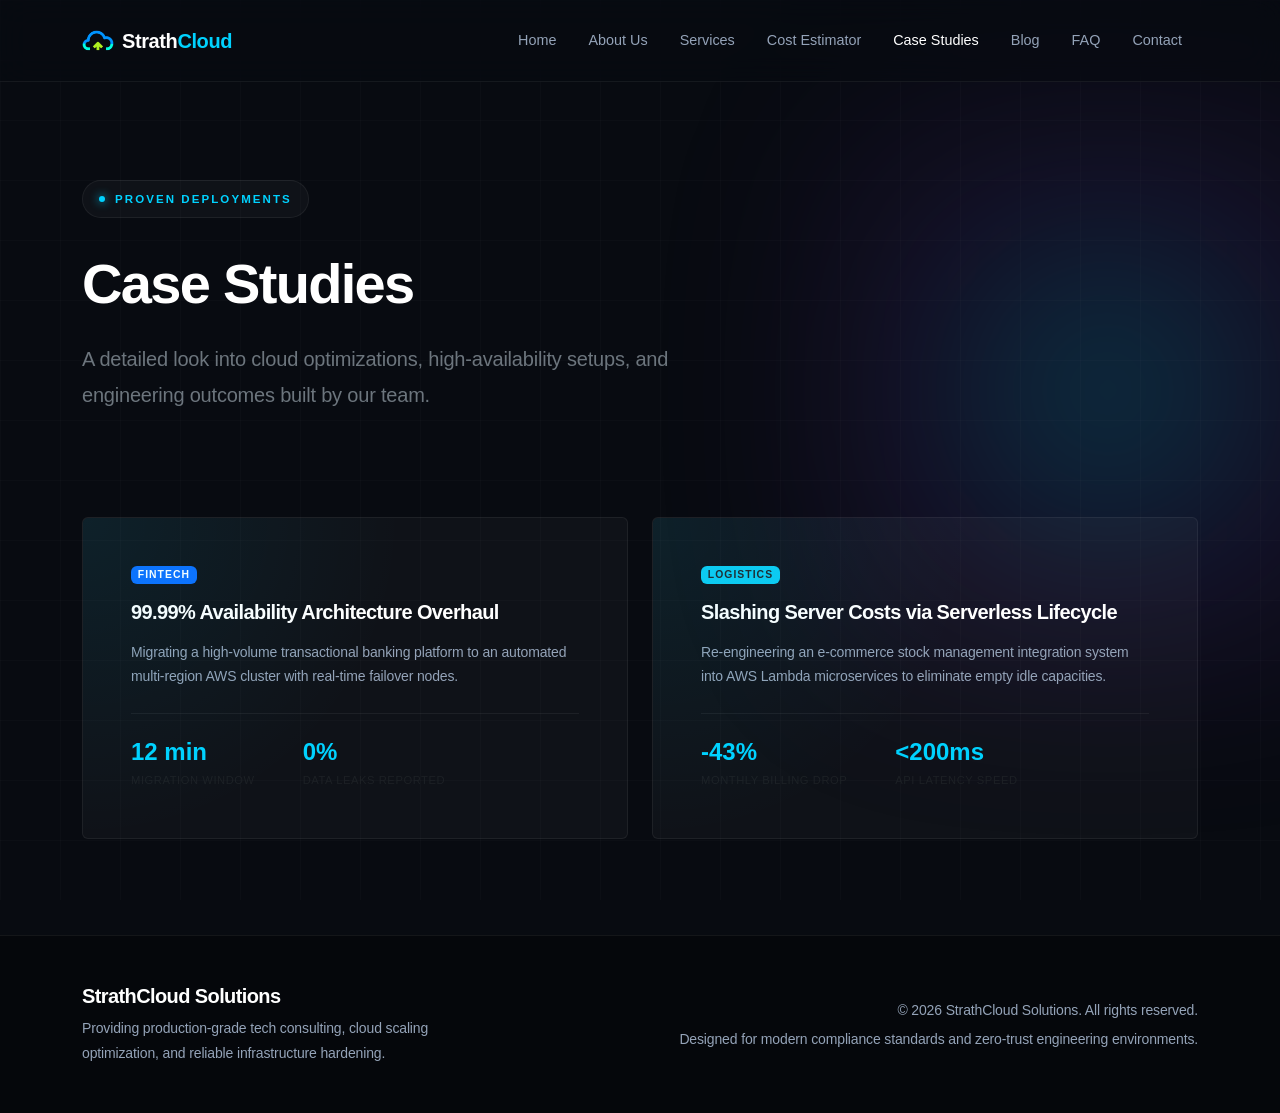
<file: pages/case-studies.html>
<!DOCTYPE html>
<html lang="en">
<head>
    <meta charset="UTF-8">
    <meta name="viewport" content="width=device-width, initial-scale=1.0">
    <title>Case Studies | StrathCloud</title>
    
    <!-- Bootstrap 5 Framework CDN -->
    <link href="https://cdn.jsdelivr.net/npm/bootstrap@5.3.3/dist/css/bootstrap.min.css" rel="stylesheet">
    
    <!-- Premium Font CDN Pairing -->
    <link href="https://api.fontshare.com/v2/css?f[]=satoshi@900,700,500&display=swap" rel="stylesheet">
    <link rel="preconnect" href="https://fonts.googleapis.com">
    <link rel="preconnect" href="https://fonts.gstatic.com" crossorigin>
    <link href="https://fonts.googleapis.com/css2?family=Inter:wght@300;400;500&display=swap" rel="stylesheet">
    
    <!-- Central Stylesheet Routing -->
    <link rel="stylesheet" href="../style.css">
    <link rel="icon" type="image/svg+xml" href="../images/strath-cloud-2.svg">
</head>
<body>

    <!-- VISUAL BACKGROUND CANVAS ENGINE -->
    <div class="grid-overlay"></div>
    <div class="mesh-blob-1"></div>

    <!-- ==========================================================================
       1. NAVIGATION HEADER BAR (Glassmorphism Deep Folder Routing)
       ========================================================================== -->
    <nav class="navbar navbar-expand-lg navbar-dark fixed-top">
        <div class="container">
            <a class="navbar-brand d-flex align-items-center" href="../index.html">
                <img src="../images/strath-cloud-2.png" alt="" class="me-2">
                <span class="brand-text">Strath<span class="brand-accent">Cloud</span></span>
            </a>
            
            <button class="navbar-toggler border-0 shadow-none" type="button" data-bs-toggle="offcanvas" data-bs-target="#strathCloudMenu">
                <span class="navbar-toggler-icon"></span>
            </button>
             
            <div class="collapse navbar-collapse d-none d-lg-flex" id="desktopNavbarLinks">
                <ul class="navbar-nav ms-auto mb-2 mb-lg-0">
                    <li class="nav-item"><a class="nav-link" href="../index.html">Home</a></li>
                    <li class="nav-item"><a class="nav-link" href="about.html">About Us</a></li>
                    <li class="nav-item"><a class="nav-link" href="services.html">Services</a></li>
                    <li class="nav-item"><a class="nav-link" href="calculator.html">Cost Estimator</a></li>
                    <li class="nav-item"><a class="nav-link active" href="case-studies.html" aria-current="page">Case Studies</a></li>
                    <li class="nav-item"><a class="nav-link" href="blog.html">Blog</a></li>
                    <li class="nav-item"><a class="nav-link" href="faq.html">FAQ</a></li>
                    <li class="nav-item"><a class="nav-link" href="contact.html">Contact</a></li>
                </ul>
            </div>
        </div>
    </nav>

    <!-- ==========================================================================
       2. RESPONSIVE OFFCANVAS SIDEBAR
       ========================================================================== -->
    <div class="offcanvas offcanvas-end text-bg-dark" tabindex="-1" id="strathCloudMenu">
        <div class="offcanvas-header border-bottom border-secondary border-opacity-20">
            <h5 class="offcanvas-title fw-bold">StrathCloud Navigation</h5>
            <button type="button" class="btn-close btn-close-white shadow-none" data-bs-dismiss="offcanvas"></button>
        </div>
        <div class="offcanvas-body">
            <ul class="navbar-nav">
                <li class="nav-item"><a class="nav-link" href="../index.html">Home</a></li>
                <li class="nav-item"><a class="nav-link" href="about.html">About Us</a></li>
                <li class="nav-item"><a class="nav-link" href="services.html">Services</a></li>
                <li class="nav-item"><a class="nav-link" href="calculator.html">Cost Estimator</a></li>
                <li class="nav-item"><a class="nav-link active" href="case-studies.html">Case Studies</a></li>
                <li class="nav-item"><a class="nav-link" href="blog.html">Blog</a></li>
                <li class="nav-item"><a class="nav-link" href="faq.html">FAQ</a></li>
                <li class="nav-item"><a class="nav-link" href="contact.html">Contact</a></li>
            </ul>
        </div>
    </div>

    <!-- ==========================================================================
       3. SUBPAGE INTRO BANNER
       ========================================================================== -->
    <header class="container" style="padding-top: 180px; padding-bottom: 40px; position: relative; z-index: 10;">
        <div class="micro-capsule-badge">
            <div class="pulse-dot"></div>
            Proven Deployments
        </div>
        <h1 class="display-4 fw-bold text-white mb-4" style="font-family: var(--font-display); letter-spacing: -0.03em;">Case Studies</h1>
        <p class="text-secondary lead" style="max-width: 680px; font-weight: 300; line-height: 1.8;">
            A detailed look into cloud optimizations, high-availability setups, and engineering outcomes built by our team.
        </p>
    </header>

    <!-- ==========================================================================
       4. CASE STUDIES SYSTEM GRID
       ========================================================================== -->
    <main class="container my-5 pb-5 position-relative" style="z-index: 10;">
        <div class="row g-4">
            
            <!-- Case Study 1 -->
            <div class="col-md-6">
                <div class="card h-100 p-4 p-md-5 border-0">
                    <span class="badge bg-primary align-self-start mb-3" style="font-family: var(--font-display); font-size: 0.65rem; letter-spacing: 0.1em; font-weight: 700;">FINTECH</span>
                    <h3 class="h4 fw-bold text-white mb-3" style="font-family: var(--font-display);">99.99% Availability Architecture Overhaul</h3>
                    <p class="text-secondary small mb-4">Migrating a high-volume transactional banking platform to an automated multi-region AWS cluster with real-time failover nodes.</p>
                    <div class="d-flex gap-5 border-top pt-4" style="border-color: var(--border-premium) !important;">
                        <div>
                            <div class="fw-bold text-primary h4 mb-0" style="font-family: var(--font-display); color: var(--accent-glow) !important;">12 min</div>
                            <div class="text-muted extra-small mt-1" style="font-size: 0.7rem; text-transform: uppercase; letter-spacing: 0.05em;">Migration Window</div>
                        </div>
                        <div>
                            <div class="fw-bold text-primary h4 mb-0" style="font-family: var(--font-display); color: var(--accent-glow) !important;">0%</div>
                            <div class="text-muted extra-small mt-1" style="font-size: 0.7rem; text-transform: uppercase; letter-spacing: 0.05em;">Data Leaks Reported</div>
                        </div>
                    </div>
                </div>
            </div>

            <!-- Case Study 2 -->
            <div class="col-md-6">
                <div class="card h-100 p-4 p-md-5 border-0">
                    <span class="badge bg-info text-dark align-self-start mb-3" style="font-family: var(--font-display); font-size: 0.65rem; letter-spacing: 0.1em; font-weight: 700;">LOGISTICS</span>
                    <h3 class="h4 fw-bold text-white mb-3" style="font-family: var(--font-display);">Slashing Server Costs via Serverless Lifecycle</h3>
                    <p class="text-secondary small mb-4">Re-engineering an e-commerce stock management integration system into AWS Lambda microservices to eliminate empty idle capacities.</p>
                    <div class="d-flex gap-5 border-top pt-4" style="border-color: var(--border-premium) !important;">
                        <div>
                            <div class="fw-bold text-primary h4 mb-0" style="font-family: var(--font-display); color: var(--accent-glow) !important;">-43%</div>
                            <div class="text-muted extra-small mt-1" style="font-size: 0.7rem; text-transform: uppercase; letter-spacing: 0.05em;">Monthly Billing Drop</div>
                        </div>
                        <div>
                            <div class="fw-bold text-primary h4 mb-0" style="font-family: var(--font-display); color: var(--accent-glow) !important;">&lt;200ms</div>
                            <div class="text-muted extra-small mt-1" style="font-size: 0.7rem; text-transform: uppercase; letter-spacing: 0.05em;">API Latency Speed</div>
                        </div>
                    </div>
                </div>
            </div>

        </div>
    </main>

    <!-- ==========================================================================
       5. COMPLIANT INFRASTRUCTURE FOOTER BAR
       ========================================================================== -->
    <footer class="py-5 mt-auto border-top" style="background-color: #05070B; border-color: var(--border-premium) !important; position: relative; z-index: 10;">
        <div class="container">
            <div class="row g-4">
                <div class="col-md-6 text-center text-md-start">
                    <h5 class="text-white fw-bold" style="font-family: var(--font-display);">StrathCloud Solutions</h5>
                    <p class="small text-muted mb-0" style="max-width: 400px;">Providing production-grade tech consulting, cloud scaling optimization, and reliable infrastructure hardening.</p>
                </div>
                <div class="col-md-6 text-center text-md-end d-flex flex-column justify-content-center align-items-center align-items-md-end">
                    <p class="small text-muted mb-1">&copy; 2026 StrathCloud Solutions. All rights reserved.</p>
                    <p class="small text-muted mb-0">Designed for modern compliance standards and zero-trust engineering environments.</p>
                </div>
            </div>
        </div>
    </footer>

    <!-- Bootstrap Bundle JS Script CDN -->
    <script src="https://cdn.jsdelivr.net/npm/bootstrap@5.3.3/dist/js/bootstrap.bundle.min.js"></script>
    <script src="../script.js"></script>
</body>
</html>
</file>
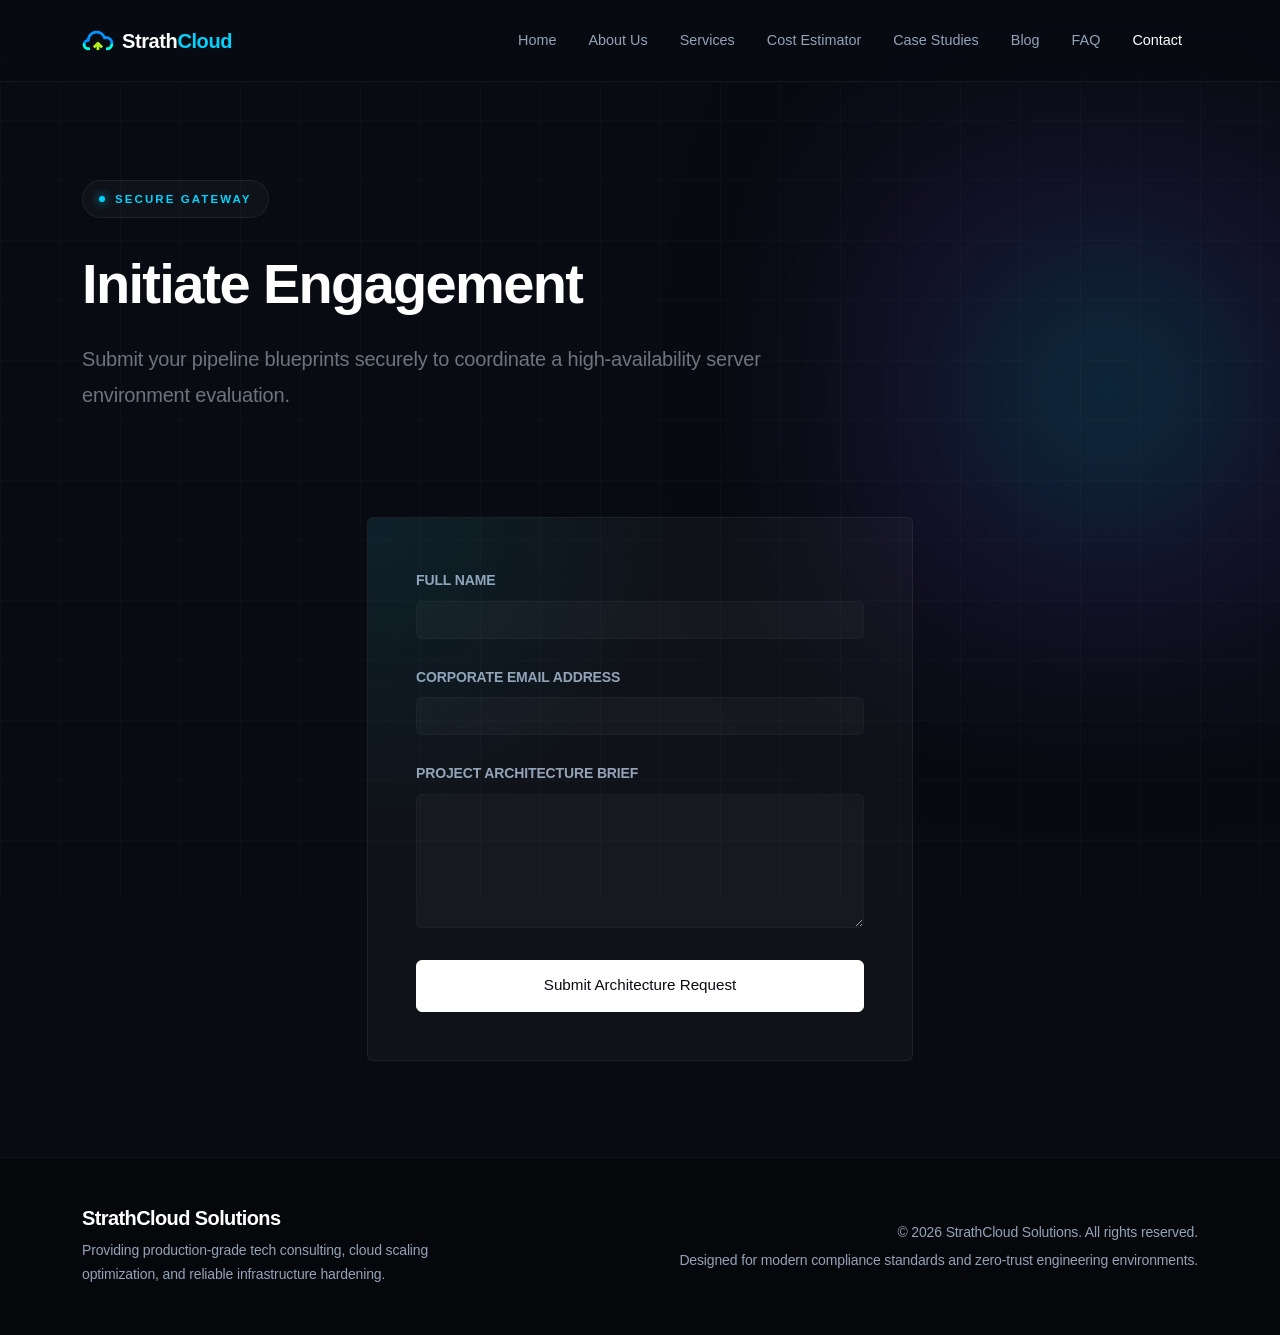
<file: pages/contact.html>
<!DOCTYPE html>
<html lang="en">
<head>
    <meta charset="UTF-8">
    <meta name="viewport" content="width=device-width, initial-scale=1.0">
    <title>Contact Architecture Team | StrathCloud</title>
    
    <!-- Bootstrap 5 Framework CDN -->
    <link href="https://cdn.jsdelivr.net/npm/bootstrap@5.3.3/dist/css/bootstrap.min.css" rel="stylesheet">
    
    <!-- Premium Font CDN Pairing -->
    <link href="https://api.fontshare.com/v2/css?f[]=satoshi@900,700,500&display=swap" rel="stylesheet">
    <link rel="preconnect" href="https://fonts.googleapis.com">
    <link rel="preconnect" href="https://fonts.gstatic.com" crossorigin>
    <link href="https://fonts.googleapis.com/css2?family=Inter:wght@300;400;500&display=swap" rel="stylesheet">
    
    <!-- Central Stylesheet Routing -->
    <link rel="stylesheet" href="../style.css">
    <link rel="icon" type="image/svg+xml" href="../images/strath-cloud-2.svg">
</head>
<body>

    <!-- VISUAL BACKGROUND CANVAS ENGINE -->
    <div class="grid-overlay"></div>
    <div class="mesh-blob-1"></div>

    <!-- ==========================================================================
       1. NAVIGATION HEADER BAR (Glassmorphism Deep Folder Routing)
       ========================================================================== -->
    <nav class="navbar navbar-expand-lg navbar-dark fixed-top">
        <div class="container">
            <a class="navbar-brand d-flex align-items-center" href="../index.html">
                <img src="../images/strath-cloud-2.png" alt="" class="me-2">
                <span class="brand-text">Strath<span class="brand-accent">Cloud</span></span>
            </a>
            
            <button class="navbar-toggler border-0 shadow-none" type="button" data-bs-toggle="offcanvas" data-bs-target="#strathCloudMenu">
                <span class="navbar-toggler-icon"></span>
            </button>
             
            <div class="collapse navbar-collapse d-none d-lg-flex" id="desktopNavbarLinks">
                <ul class="navbar-nav ms-auto mb-2 mb-lg-0">
                    <li class="nav-item"><a class="nav-link" href="../index.html">Home</a></li>
                    <li class="nav-item"><a class="nav-link" href="about.html">About Us</a></li>
                    <li class="nav-item"><a class="nav-link" href="services.html">Services</a></li>
                    <li class="nav-item"><a class="nav-link" href="calculator.html">Cost Estimator</a></li>
                    <li class="nav-item"><a class="nav-link" href="case-studies.html">Case Studies</a></li>
                    <li class="nav-item"><a class="nav-link" href="blog.html">Blog</a></li>
                    <li class="nav-item"><a class="nav-link" href="faq.html">FAQ</a></li>
                    <li class="nav-item"><a class="nav-link active" href="contact.html" aria-current="page">Contact</a></li>
                </ul>
            </div>
        </div>
    </nav>

    <!-- ==========================================================================
       2. RESPONSIVE OFFCANVAS SIDEBAR
       ========================================================================== -->
    <div class="offcanvas offcanvas-end text-bg-dark" tabindex="-1" id="strathCloudMenu">
        <div class="offcanvas-header border-bottom border-secondary border-opacity-20">
            <h5 class="offcanvas-title fw-bold">StrathCloud Navigation</h5>
            <button type="button" class="btn-close btn-close-white shadow-none" data-bs-dismiss="offcanvas"></button>
        </div>
        <div class="offcanvas-body">
            <ul class="navbar-nav">
                <li class="nav-item"><a class="nav-link" href="../index.html">Home</a></li>
                <li class="nav-item"><a class="nav-link" href="about.html">About Us</a></li>
                <li class="nav-item"><a class="nav-link" href="services.html">Services</a></li>
                <li class="nav-item"><a class="nav-link" href="calculator.html">Cost Estimator</a></li>
                <li class="nav-item"><a class="nav-link" href="case-studies.html">Case Studies</a></li>
                <li class="nav-item"><a class="nav-link" href="blog.html">Blog</a></li>
                <li class="nav-item"><a class="nav-link" href="faq.html">FAQ</a></li>
                <li class="nav-item"><a class="nav-link active" href="contact.html">Contact</a></li>
            </ul>
        </div>
    </div>

    <!-- ==========================================================================
       3. SUBPAGE INTRO BANNER
       ========================================================================== -->
    <header class="container" style="padding-top: 180px; padding-bottom: 40px; position: relative; z-index: 10;">
        <div class="micro-capsule-badge">
            <div class="pulse-dot"></div>
            Secure Gateway
        </div>
        <h1 class="display-4 fw-bold text-white mb-4" style="font-family: var(--font-display); letter-spacing: -0.03em;">Initiate Engagement</h1>
        <p class="text-secondary lead" style="max-width: 680px; font-weight: 300; line-height: 1.8;">
            Submit your pipeline blueprints securely to coordinate a high-availability server environment evaluation.
        </p>
    </header>

    <!-- ==========================================================================
       4. SECURE VERIFIED DATA INPUT FORM PANEL
       ========================================================================== -->
    <main class="container my-5 pb-5 position-relative" style="z-index: 10;">
        <div class="row justify-content-center">
            <div class="col-lg-6">
                <div class="card p-4 p-md-5 border-0">
                    
                    <form class="needs-validation" id="contactForm" novalidate>
                        <!-- Name Input Block -->
                        <div class="mb-4">
                            <label for="userName" class="form-label small fw-bold text-secondary text-uppercase tracking-wider mb-2">Full Name</label>
                            <input type="text" class="form-control" id="userName" required minlength="3">
                            <div class="invalid-feedback small text-danger mt-1">Please enter your name (minimum 3 characters).</div>
                        </div>

                        <!-- Corporate Email Block -->
                        <div class="mb-4">
                            <label for="userEmail" class="form-label small fw-bold text-secondary text-uppercase tracking-wider mb-2">Corporate Email Address</label>
                            <input type="email" class="form-control" id="userEmail" required>
                            <div class="invalid-feedback small text-danger mt-1">Please provide a valid corporate email address.</div>
                        </div>

                        <!-- Project Brief Text Area -->
                        <div class="mb-4">
                            <label for="userMessage" class="form-label small fw-bold text-secondary text-uppercase tracking-wider mb-2">Project Architecture Brief</label>
                            <textarea class="form-control" id="userMessage" rows="5" required minlength="15"></textarea>
                            <div class="invalid-feedback small text-danger mt-1">Please enter a project brief description (at least 15 characters).</div>
                        </div>

                        <!-- Action Submit Triggers -->
                        <button class="btn btn-premium-solid w-100 mt-2" type="submit">Submit Architecture Request</button>
                    </form>

                </div>
            </div>
        </div>
    </main>

    <!-- ==========================================================================
       5. COMPLIANT INFRASTRUCTURE FOOTER BAR
       ========================================================================== -->
    <footer class="py-5 mt-auto border-top" style="background-color: #05070B; border-color: var(--border-premium) !important; position: relative; z-index: 10;">
        <div class="container">
            <div class="row g-4">
                <div class="col-md-6 text-center text-md-start">
                    <h5 class="text-white fw-bold" style="font-family: var(--font-display);">StrathCloud Solutions</h5>
                    <p class="small text-muted mb-0" style="max-width: 400px;">Providing production-grade tech consulting, cloud scaling optimization, and reliable infrastructure hardening.</p>
                </div>
                <div class="col-md-6 text-center text-md-end d-flex flex-column justify-content-center align-items-center align-items-md-end">
                    <p class="small text-muted mb-1">&copy; 2026 StrathCloud Solutions. All rights reserved.</p>
                    <p class="small text-muted mb-0">Designed for modern compliance standards and zero-trust engineering environments.</p>
                </div>
            </div>
        </div>
    </footer>

    <!-- Bootstrap Bundle JS Script CDN -->
    <script src="https://cdn.jsdelivr.net/npm/bootstrap@5.3.3/dist/js/bootstrap.bundle.min.js"></script>
    
    <!-- Link external custom script framework -->
    <script src="../script.js"></script>
</body>
</html>
</file>
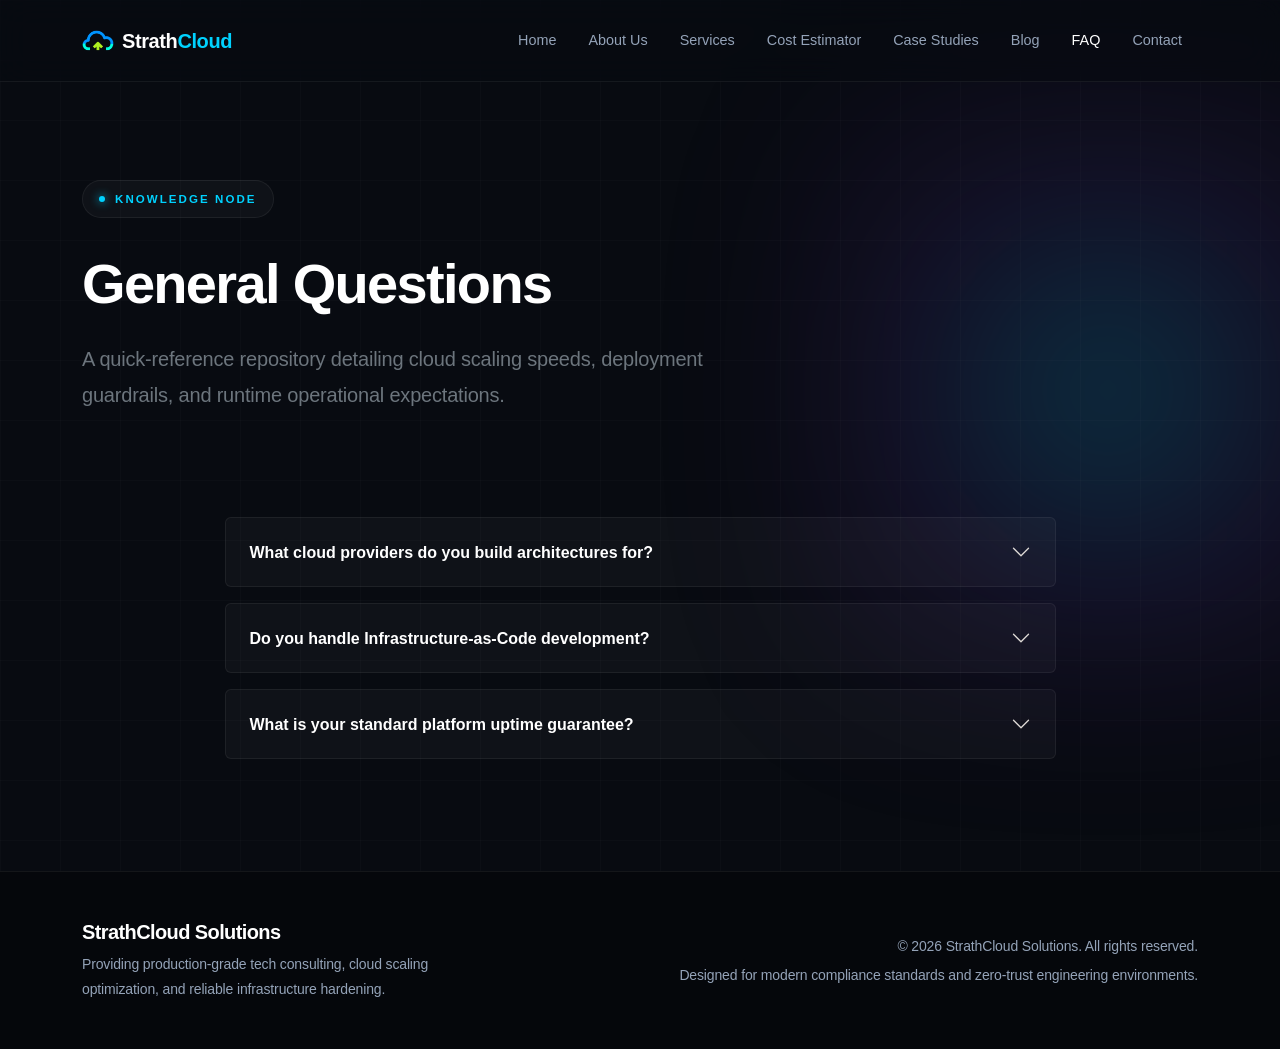
<file: pages/faq.html>
<!DOCTYPE html>
<html lang="en">
<head>
    <meta charset="UTF-8">
    <meta name="viewport" content="width=device-width, initial-scale=1.0">
    <title>FAQ | StrathCloud</title>
    
    <!-- Bootstrap 5 Framework CDN -->
    <link href="https://cdn.jsdelivr.net/npm/bootstrap@5.3.3/dist/css/bootstrap.min.css" rel="stylesheet">
    
    <!-- Premium Font CDN Pairing -->
    <link href="https://api.fontshare.com/v2/css?f[]=satoshi@900,700,500&display=swap" rel="stylesheet">
    <link rel="preconnect" href="https://fonts.googleapis.com">
    <link rel="preconnect" href="https://fonts.gstatic.com" crossorigin>
    <link href="https://fonts.googleapis.com/css2?family=Inter:wght@300;400;500&display=swap" rel="stylesheet">
    
    <!-- Central Stylesheet Routing -->
    <link rel="stylesheet" href="../style.css">
    
    <link rel="icon" type="image/svg+xml" href="../images/strath-cloud-2.svg">
    <style>
        /* Custom Overrides for Fluent Accordion Drawers to blend seamlessly into Obsidian rules */
        .accordion-button {
            font-family: var(--font-display) !important;
            font-weight: 700 !important;
            color: #ffffff !important;
            padding: 1.5rem !important;
        }
        .accordion-button::after {
            filter: invert(1); /* Flip generic collapse arrows to bright white natively */
        }
        .accordion-item {
            background-color: var(--bg-card) !important;
            border: 1px solid var(--border-premium) !important;
            margin-bottom: 1rem;
            border-radius: 6px !important;
            overflow: hidden;
        }
    </style>
</head>
<body>

    <!-- VISUAL BACKGROUND CANVAS ENGINE -->
    <div class="grid-overlay"></div>
    <div class="mesh-blob-1"></div>

    <!-- ==========================================================================
       1. NAVIGATION HEADER BAR (Glassmorphism Deep Folder Routing)
       ========================================================================== -->
    <nav class="navbar navbar-expand-lg navbar-dark fixed-top">
        <div class="container">
            <a class="navbar-brand d-flex align-items-center" href="../index.html">
                <img src="../images/strath-cloud-2.png" alt="" class="me-2">
                <span class="brand-text">Strath<span class="brand-accent">Cloud</span></span>
            </a>
            
            <button class="navbar-toggler border-0 shadow-none" type="button" data-bs-toggle="offcanvas" data-bs-target="#strathCloudMenu">
                <span class="navbar-toggler-icon"></span>
            </button>
             
            <div class="collapse navbar-collapse d-none d-lg-flex" id="desktopNavbarLinks">
                <ul class="navbar-nav ms-auto mb-2 mb-lg-0">
                    <li class="nav-item"><a class="nav-link" href="../index.html">Home</a></li>
                    <li class="nav-item"><a class="nav-link" href="about.html">About Us</a></li>
                    <li class="nav-item"><a class="nav-link" href="services.html">Services</a></li>
                    <li class="nav-item"><a class="nav-link" href="calculator.html">Cost Estimator</a></li>
                    <li class="nav-item"><a class="nav-link" href="case-studies.html">Case Studies</a></li>
                    <li class="nav-item"><a class="nav-link" href="blog.html">Blog</a></li>
                    <li class="nav-item"><a class="nav-link active" href="faq.html" aria-current="page">FAQ</a></li>
                    <li class="nav-item"><a class="nav-link" href="contact.html">Contact</a></li>
                </ul>
            </div>
        </div>
    </nav>

    <!-- ==========================================================================
       2. RESPONSIVE OFFCANVAS SIDEBAR
       ========================================================================== -->
    <div class="offcanvas offcanvas-end text-bg-dark" tabindex="-1" id="strathCloudMenu">
        <div class="offcanvas-header border-bottom border-secondary border-opacity-20">
            <h5 class="offcanvas-title fw-bold">StrathCloud Navigation</h5>
            <button type="button" class="btn-close btn-close-white shadow-none" data-bs-dismiss="offcanvas"></button>
        </div>
        <div class="offcanvas-body">
            <ul class="navbar-nav">
                <li class="nav-item"><a class="nav-link" href="../index.html">Home</a></li>
                <li class="nav-item"><a class="nav-link" href="about.html">About Us</a></li>
                <li class="nav-item"><a class="nav-link" href="services.html">Services</a></li>
                <li class="nav-item"><a class="nav-link" href="calculator.html">Cost Estimator</a></li>
                <li class="nav-item"><a class="nav-link" href="case-studies.html">Case Studies</a></li>
                <li class="nav-item"><a class="nav-link" href="blog.html">Blog</a></li>
                <li class="nav-item"><a class="nav-link active" href="faq.html">FAQ</a></li>
                <li class="nav-item"><a class="nav-link" href="contact.html">Contact</a></li>
            </ul>
        </div>
    </div>

    <!-- ==========================================================================
       3. SUBPAGE INTRO BANNER
       ========================================================================== -->
    <header class="container" style="padding-top: 180px; padding-bottom: 40px; position: relative; z-index: 10;">
        <div class="micro-capsule-badge">
            <div class="pulse-dot"></div>
            Knowledge Node
        </div>
        <h1 class="display-4 fw-bold text-white mb-4" style="font-family: var(--font-display); letter-spacing: -0.03em;">General Questions</h1>
        <p class="text-secondary lead" style="max-width: 680px; font-weight: 300; line-height: 1.8;">
            A quick-reference repository detailing cloud scaling speeds, deployment guardrails, and runtime operational expectations.
        </p>
    </header>

    <!-- ==========================================================================
       4. PREMIUM FAQS NATIVE DRAWERS GROUP
       ========================================================================== -->
    <main class="container my-5 pb-5 position-relative" style="z-index: 10;">
        <div class="row justify-content-center">
            <div class="col-lg-9">
                <div class="accordion accordion-flush" id="faqAccordionGroup">
                    
                    <!-- Question 1 -->
                    <div class="accordion-item">
                        <h2 class="accordion-header" id="headingOne">
                            <button class="accordion-button bg-transparent collapsed shadow-none" type="button" data-bs-toggle="collapse" data-bs-target="#faqOne" aria-expanded="false" aria-controls="faqOne">
                                What cloud providers do you build architectures for?
                            </button>
                        </h2>
                        <div id="faqOne" class="accordion-collapse collapse" aria-labelledby="headingOne" data-bs-parent="#faqAccordionGroup">
                            <div class="accordion-body text-secondary small pt-1 pb-4">
                                We focus extensively on the Amazon Web Services (AWS) ecosystem, engineering reliable multi-region clusters tailored for high-availability production workloads.
                            </div>
                        </div>
                    </div>

                    <!-- Question 2 -->
                    <div class="accordion-item">
                        <h2 class="accordion-header" id="headingTwo">
                            <button class="accordion-button bg-transparent collapsed shadow-none" type="button" data-bs-toggle="collapse" data-bs-target="#faqTwo" aria-expanded="false" aria-controls="faqTwo">
                                Do you handle Infrastructure-as-Code development?
                            </button>
                        </h2>
                        <div id="faqTwo" class="accordion-collapse collapse" aria-labelledby="headingTwo" data-bs-parent="#faqAccordionGroup">
                            <div class="accordion-body text-secondary small pt-1 pb-4">
                                Yes, every architectural blueprint we hand over is explicitly built using declarative templates such as AWS CloudFormation and Terraform to prevent setup drifts.
                            </div>
                        </div>
                    </div>

                    <!-- Question 3 -->
                    <div class="accordion-item">
                        <h2 class="accordion-header" id="headingThree">
                            <button class="accordion-button bg-transparent collapsed shadow-none" type="button" data-bs-toggle="collapse" data-bs-target="#faqThree" aria-expanded="false" aria-controls="faqThree">
                                What is your standard platform uptime guarantee?
                            </button>
                        </h2>
                        <div id="faqThree" class="accordion-collapse collapse" aria-labelledby="headingThree" data-bs-parent="#faqAccordionGroup">
                            <div class="accordion-body text-secondary small pt-1 pb-4">
                                By architecting multi-region database replication protocols and self-healing elastic balancing nodes, our layouts track safely within high availability operational frameworks.
                            </div>
                        </div>
                    </div>

                </div>
            </div>
        </div>
    </main>

    <!-- ==========================================================================
       5. COMPLIANT INFRASTRUCTURE FOOTER BAR
       ========================================================================== -->
    <footer class="py-5 mt-auto border-top" style="background-color: #05070B; border-color: var(--border-premium) !important; position: relative; z-index: 10;">
        <div class="container">
            <div class="row g-4">
                <div class="col-md-6 text-center text-md-start">
                    <h5 class="text-white fw-bold" style="font-family: var(--font-display);">StrathCloud Solutions</h5>
                    <p class="small text-muted mb-0" style="max-width: 400px;">Providing production-grade tech consulting, cloud scaling optimization, and reliable infrastructure hardening.</p>
                </div>
                <div class="col-md-6 text-center text-md-end d-flex flex-column justify-content-center align-items-center align-items-md-end">
                    <p class="small text-muted mb-1">&copy; 2026 StrathCloud Solutions. All rights reserved.</p>
                    <p class="small text-muted mb-0">Designed for modern compliance standards and zero-trust engineering environments.</p>
                </div>
            </div>
        </div>
    </footer>

    <!-- Bootstrap Bundle JS Script CDN -->
    <script src="https://cdn.jsdelivr.net/npm/bootstrap@5.3.3/dist/js/bootstrap.bundle.min.js"></script>
    <script src="../script.js"></script>
</body>
</html>
</file>
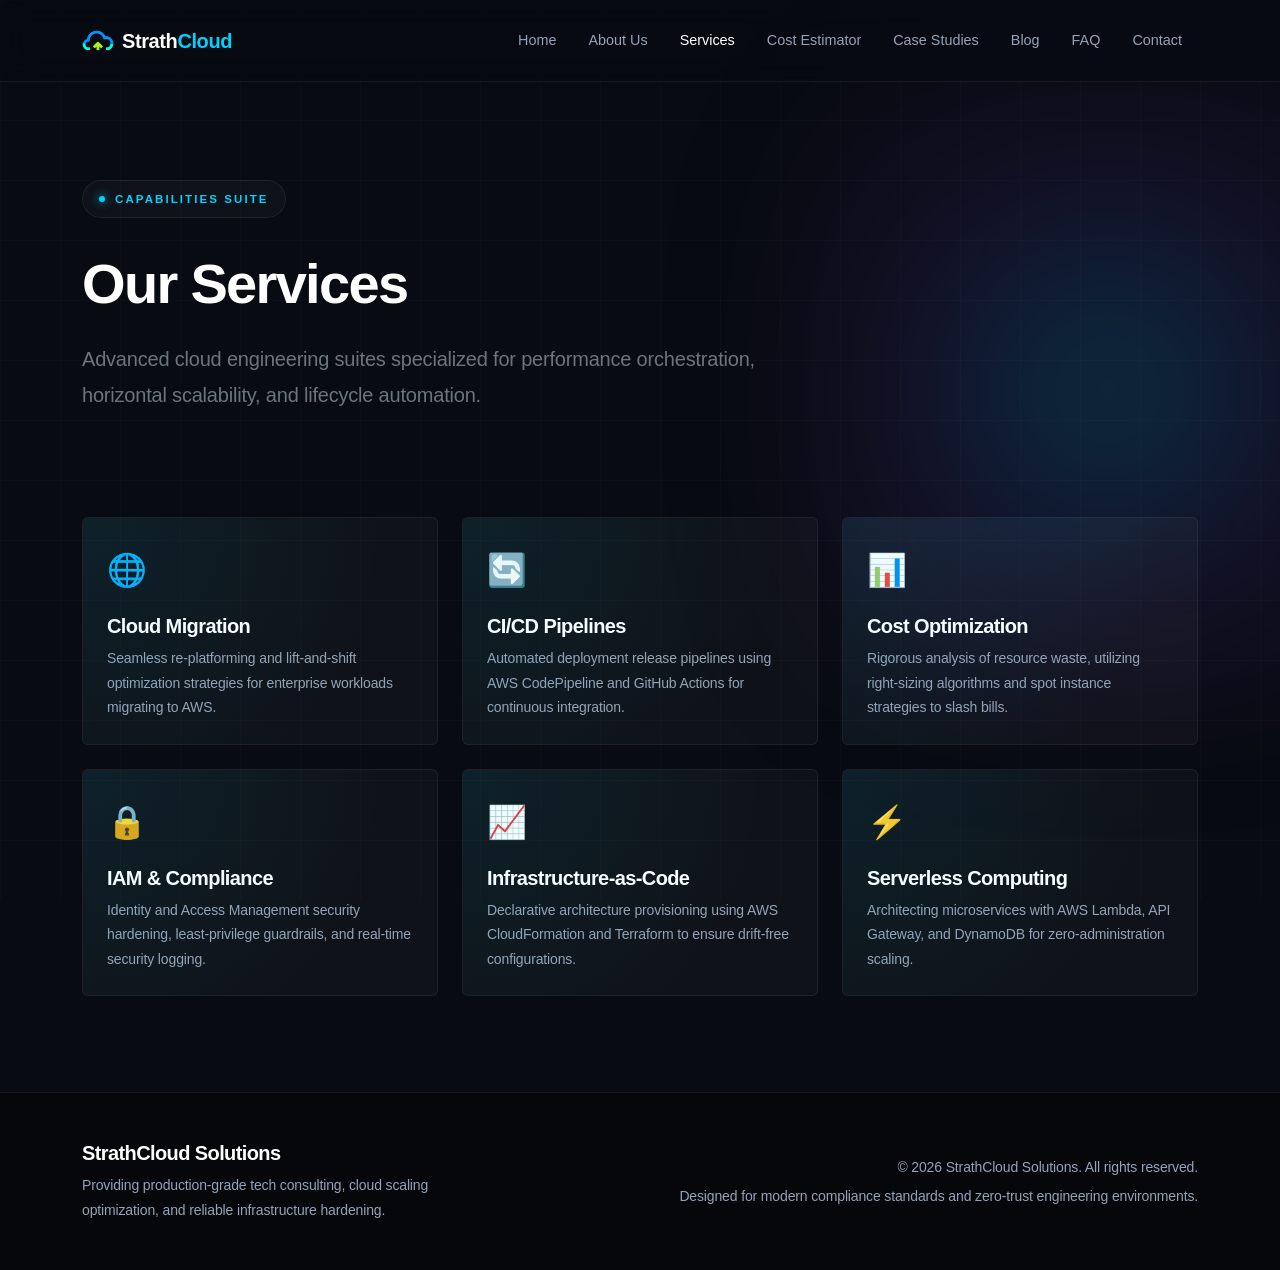
<file: pages/services.html>
<!DOCTYPE html>
<html lang="en">
<head>
    <meta charset="UTF-8">
    <meta name="viewport" content="width=device-width, initial-scale=1.0">
    <title>Services | StrathCloud</title>
    
    <!-- Bootstrap 5 Framework CDN -->
    <link href="https://cdn.jsdelivr.net/npm/bootstrap@5.3.3/dist/css/bootstrap.min.css" rel="stylesheet">
    
    <!-- Premium Font CDN Pairing -->
    <link href="https://api.fontshare.com/v2/css?f[]=satoshi@900,700,500&display=swap" rel="stylesheet">
    <link rel="preconnect" href="https://fonts.googleapis.com">
    <link rel="preconnect" href="https://fonts.gstatic.com" crossorigin>
    <link href="https://fonts.googleapis.com/css2?family=Inter:wght@300;400;500&display=swap" rel="stylesheet">
    
    <!-- Central Stylesheet Routing -->
    <link rel="stylesheet" href="../style.css">
    <link rel="icon" type="image/svg+xml" href="../images/strath-cloud-2.svg">
</head>
<body>

    <!-- VISUAL BACKGROUND CANVAS ENGINE -->
    <div class="grid-overlay"></div>
    <div class="mesh-blob-1"></div>

    <!-- ==========================================================================
       1. NAVIGATION HEADER BAR (Glassmorphism Deep Folder Routing)
       ========================================================================== -->
    <nav class="navbar navbar-expand-lg navbar-dark fixed-top">
        <div class="container">
            <a class="navbar-brand d-flex align-items-center" href="../index.html">
                <img src="../images/strath-cloud-2.png" alt="" class="me-2">
                <span class="brand-text">Strath<span class="brand-accent">Cloud</span></span>
            </a>
            
            <button class="navbar-toggler border-0 shadow-none" type="button" data-bs-toggle="offcanvas" data-bs-target="#strathCloudMenu">
                <span class="navbar-toggler-icon"></span>
            </button>
             
            <div class="collapse navbar-collapse d-none d-lg-flex" id="desktopNavbarLinks">
                <ul class="navbar-nav ms-auto mb-2 mb-lg-0">
                    <li class="nav-item"><a class="nav-link" href="../index.html">Home</a></li>
                    <li class="nav-item"><a class="nav-link" href="about.html">About Us</a></li>
                    <li class="nav-item"><a class="nav-link active" href="services.html" aria-current="page">Services</a></li>
                    <li class="nav-item"><a class="nav-link" href="calculator.html">Cost Estimator</a></li>
                    <li class="nav-item"><a class="nav-link" href="case-studies.html">Case Studies</a></li>
                    <li class="nav-item"><a class="nav-link" href="blog.html">Blog</a></li>
                    <li class="nav-item"><a class="nav-link" href="faq.html">FAQ</a></li>
                    <li class="nav-item"><a class="nav-link" href="contact.html">Contact</a></li>
                </ul>
            </div>
        </div>
    </nav>

    <!-- ==========================================================================
       2. RESPONSIVE OFFCANVAS SIDEBAR
       ========================================================================== -->
    <div class="offcanvas offcanvas-end text-bg-dark" tabindex="-1" id="strathCloudMenu">
        <div class="offcanvas-header border-bottom border-secondary border-opacity-20">
            <h5 class="offcanvas-title fw-bold">StrathCloud Navigation</h5>
            <button type="button" class="btn-close btn-close-white shadow-none" data-bs-dismiss="offcanvas"></button>
        </div>
        <div class="offcanvas-body">
            <ul class="navbar-nav">
                <li class="nav-item"><a class="nav-link" href="../index.html">Home</a></li>
                <li class="nav-item"><a class="nav-link" href="about.html">About Us</a></li>
                <li class="nav-item"><a class="nav-link active" href="services.html">Services</a></li>
                <li class="nav-item"><a class="nav-link" href="calculator.html">Cost Estimator</a></li>
                <li class="nav-item"><a class="nav-link" href="case-studies.html">Case Studies</a></li>
                <li class="nav-item"><a class="nav-link" href="blog.html">Blog</a></li>
                <li class="nav-item"><a class="nav-link" href="faq.html">FAQ</a></li>
                <li class="nav-item"><a class="nav-link" href="contact.html">Contact</a></li>
            </ul>
        </div>
    </div>

    <!-- ==========================================================================
       3. SUBPAGE INTRO BANNER
       ========================================================================== -->
    <header class="container" style="padding-top: 180px; padding-bottom: 40px; position: relative; z-index: 10;">
        <div class="micro-capsule-badge">
            <div class="pulse-dot"></div>
            Capabilities Suite
        </div>
        <h1 class="display-4 fw-bold text-white mb-4" style="font-family: var(--font-display); letter-spacing: -0.03em;">Our Services</h1>
        <p class="text-secondary lead" style="max-width: 680px; font-weight: 300; line-height: 1.8;">
            Advanced cloud engineering suites specialized for performance orchestration, horizontal scalability, and lifecycle automation.
        </p>
    </header>

    <!-- ==========================================================================
       4. SERVICES HIGH-DENSITY GRID MATRIX
       ========================================================================== -->
    <main class="container my-5 pb-5 position-relative" style="z-index: 10;">
        <div class="row g-4">
            <!-- Service 1 -->
            <div class="col-md-6 col-lg-4">
                <div class="card h-100 p-4 border-0">
                    <div class="text-primary mb-3 fs-2">🌐</div>
                    <h3 class="fw-bold mb-2">Cloud Migration</h3>
                    <p class="text-secondary small mb-0">Seamless re-platforming and lift-and-shift optimization strategies for enterprise workloads migrating to AWS.</p>
                </div>
            </div>
            <!-- Service 2 -->
            <div class="col-md-6 col-lg-4">
                <div class="card h-100 p-4 border-0">
                    <div class="text-primary mb-3 fs-2">🔄</div>
                    <h3 class="fw-bold mb-2">CI/CD Pipelines</h3>
                    <p class="text-secondary small mb-0">Automated deployment release pipelines using AWS CodePipeline and GitHub Actions for continuous integration.</p>
                </div>
            </div>
            <!-- Service 3 -->
            <div class="col-md-6 col-lg-4">
                <div class="card h-100 p-4 border-0">
                    <div class="text-primary mb-3 fs-2">📊</div>
                    <h3 class="fw-bold mb-2">Cost Optimization</h3>
                    <p class="text-secondary small mb-0">Rigorous analysis of resource waste, utilizing right-sizing algorithms and spot instance strategies to slash bills.</p>
                </div>
            </div>
            <!-- Service 4 -->
            <div class="col-md-6 col-lg-4">
                <div class="card h-100 p-4 border-0">
                    <div class="text-primary mb-3 fs-2">🔒</div>
                    <h3 class="fw-bold mb-2">IAM & Compliance</h3>
                    <p class="text-secondary small mb-0">Identity and Access Management security hardening, least-privilege guardrails, and real-time security logging.</p>
                </div>
            </div>
            <!-- Service 5 -->
            <div class="col-md-6 col-lg-4">
                <div class="card h-100 p-4 border-0">
                    <div class="text-primary mb-3 fs-2">📈</div>
                    <h3 class="fw-bold mb-2">Infrastructure-as-Code</h3>
                    <p class="text-secondary small mb-0">Declarative architecture provisioning using AWS CloudFormation and Terraform to ensure drift-free configurations.</p>
                </div>
            </div>
            <!-- Service 6 -->
            <div class="col-md-6 col-lg-4">
                <div class="card h-100 p-4 border-0">
                    <div class="text-primary mb-3 fs-2">⚡</div>
                    <h3 class="fw-bold mb-2">Serverless Computing</h3>
                    <p class="text-secondary small mb-0">Architecting microservices with AWS Lambda, API Gateway, and DynamoDB for zero-administration scaling.</p>
                </div>
            </div>
        </div>
    </main>

    <!-- ==========================================================================
       5. COMPLIANT INFRASTRUCTURE FOOTER BAR
       ========================================================================== -->
    <footer class="py-5 mt-auto border-top" style="background-color: #05070B; border-color: var(--border-premium) !important; position: relative; z-index: 10;">
        <div class="container">
            <div class="row g-4">
                <div class="col-md-6 text-center text-md-start">
                    <h5 class="text-white fw-bold" style="font-family: var(--font-display);">StrathCloud Solutions</h5>
                    <p class="small text-muted mb-0" style="max-width: 400px;">Providing production-grade tech consulting, cloud scaling optimization, and reliable infrastructure hardening.</p>
                </div>
                <div class="col-md-6 text-center text-md-end d-flex flex-column justify-content-center align-items-center align-items-md-end">
                    <p class="small text-muted mb-1">&copy; 2026 StrathCloud Solutions. All rights reserved.</p>
                    <p class="small text-muted mb-0">Designed for modern compliance standards and zero-trust engineering environments.</p>
                </div>
            </div>
        </div>
    </footer>

    <!-- Bootstrap Bundle JS Script CDN -->
    <script src="https://cdn.jsdelivr.net/npm/bootstrap@5.3.3/dist/js/bootstrap.bundle.min.js"></script>
    <script src="../script.js"></script>
</body>
</html>
</file>
<file: style.css>
/* ==========================================================================
   1. DESIGN TOKENS (Satoshi / Inter Obsidian System)
   ========================================================================== */
:root {
  /* Premium Dark Theme Color Palette Tokens */
  --bg-obsidian: #080B11;
  --bg-card: rgba(255, 255, 255, 0.03);
  --border-premium: rgba(255, 255, 255, 0.06);
  
  /* Brand Accent Extractions */
  --accent-glow: #00D2FF;     /* Electric Sky Blue */
  --accent-lime: #00ffe2;     /* Bright Neon Aqua */
  --accent-purple: #7928CA;   /* Deep Matrix Purple */
  
  /* UI Neutrals & Typography Colors */
  --text-main: #F1F5F9;       /* Crisp off-white */
  --text-muted: #94A3B8;      /* Clean slate gray */
  
  /* Smooth Motion Timing Curves */
  --transition-premium: all 0.4s cubic-bezier(0.16, 1, 0.3, 1);
}

/* ==========================================================================
   2. GLOBAL BODY RESETS & TYPOGRAPHY SYSTEM
   ========================================================================== */
/* ==========================================================================
   GLOBAL BODY RESETS & TYPOGRAPHY SYSTEM
   ========================================================================== */
body {    
  font-family: 'Satoshi', -apple-system, BlinkMacSystemFont, sans-serif;    
  font-weight: 400;             /* Standard, crisp readable weight */
  line-height: 1.75;            /* Gives paragraphs comfortable vertical breathing room */
  color: var(--text-main);    
  background-color: var(--bg-obsidian);    
  display: flex;    
  flex-direction: column;    
  min-height: 100vh;    
  overflow-x: hidden;  
  -webkit-font-smoothing: antialiased; /* Thins out text pixels to keep them ultra-sharp */
}

/* Target small description texts specifically if you want them sleeker */
p, .text-secondary, .card p {
  font-weight: 300;             /* Light weight for an elegant, modern contrast */
  letter-spacing: -0.01em;      /* Extremely subtle tightening for subtext */
}

/* ==========================================================================
   3. MODERN TRANSPARENT NAVBAR (Awwwards-Inspired Glassmorphism)
   ========================================================================== */
.navbar {  
  background: rgba(8, 11, 17, 0.6) !important;  
  border-bottom: 1px solid var(--border-premium) !important;  
  backdrop-filter: blur(16px) !important;  
  -webkit-backdrop-filter: blur(16px) !important;  
  margin-bottom: 0 !important;  
  padding: 1.25rem 0 !important;  
   
  position: fixed !important;  
  top: 0 !important;  
  left: 0 !important;  
  width: 100% !important;  
  z-index: 1030;  
  transition: var(--transition-premium);
}

.navbar > .container {  
  display: flex !important;  
  align-items: center !important;  
  justify-content: space-between !important;  
  flex-wrap: nowrap !important;  
}

.navbar-brand {  
  display: flex !important;  
  align-items: center !important;  
  padding: 0 !important;  
  margin-right: 1.5rem !important;  
}

.navbar-brand img {  
  height: 32px !important;  
  width: auto !important;  
  object-fit: contain;  
}

.navbar-brand .brand-text {  
  font-weight: 700;  
  font-size: 1.25rem;  
  letter-spacing: -0.02em;  
  color: #ffffff;  
  display: inline-block;  
  line-height: 1;  
}

.navbar-brand .brand-accent {  
  color: var(--accent-glow) !important;  
}

.navbar-brand:hover .brand-text {  
  text-shadow: 0 0 15px rgba(0, 210, 255, 0.3);  
}

.navbar .navbar-nav .nav-link {  
  font-size: 0.9rem;
  font-weight: 500;
  color: var(--text-muted) !important;  
  padding: 0.5rem 1rem !important;  
  transition: var(--transition-premium);
}

.navbar .navbar-nav .nav-link:hover,  
.navbar .navbar-nav .nav-link.active {  
  color: #ffffff !important;  
}

/* ==========================================================================
   4. PREMIUM EXPERIMENTAL MESH BACKDROP OVERLAYS
   ========================================================================== */
.grid-overlay {
  position: absolute;
  top: 0; left: 0; width: 100%; height: 100%;
  background-image: linear-gradient(rgba(255, 255, 255, 0.015) 1px, transparent 1px),
                    linear-gradient(90deg, rgba(255, 255, 255, 0.015) 1px, transparent 1px);
  background-size: 60px 60px;
  pointer-events: none;
  z-index: 1;
}

.mesh-blob-1 {
  position: absolute;
  top: 10%; right: -10%; width: 600px; height: 600px;
  background: radial-gradient(circle, rgba(0, 210, 255, 0.22) 0%, rgba(121, 40, 202, 0.12) 50%, transparent 100%);
  filter: blur(80px);
  pointer-events: none;
  z-index: 0;
  animation: pulseMesh 12s infinite alternate;
}

.mesh-blob-2 {
  position: absolute;
  bottom: -5%; left: -5%; width: 450px; height: 450px;
  background: radial-gradient(circle, rgba(255, 0, 128, 0.08) 0%, transparent 80%);
  filter: blur(100px);
  pointer-events: none;
  z-index: 0;
}

@keyframes pulseMesh {
  0% { transform: scale(1) translate(0px, 0px); }
  100% { transform: scale(1.1) translate(30px, -15px); }
}

/* ==========================================================================
   5. PREMIUM HERO BANNER OVERHAUL (Asymmetrical Screen Engine)
   ========================================================================== */
.hero-viewport-wrapper {
  position: relative;
  min-height: 100vh;
  display: flex;
  align-items: center;
  padding-top: 100px;
}

.hero-content-block {
  position: relative;
  z-index: 10;
}

/* Micro-capsule badge with live pulse indicator layout */
.micro-capsule-badge {
  display: inline-flex;
  align-items: center;
  background: rgba(255, 255, 255, 0.03);
  border: 1px solid var(--border-premium);
  padding: 0.5rem 1rem;
  border-radius: 100px;
  font-family: var(--font-display);
  font-weight: 700;
  font-size: 0.72rem;
  text-transform: uppercase;
  letter-spacing: 0.18em;
  color: var(--accent-glow);
  margin-bottom: 2rem;
}

.pulse-dot {
  width: 6px;
  height: 6px;
  background-color: var(--accent-glow);
  border-radius: 50%;
  margin-right: 10px;
  box-shadow: 0 0 10px var(--accent-glow);
  animation: livePulse 2s infinite;
}

@keyframes livePulse {
  0% { box-shadow: 0 0 0 0 rgba(0, 210, 255, 0.7); }
  70% { box-shadow: 0 0 0 8px rgba(0, 210, 255, 0); }
  100% { box-shadow: 0 0 0 0 rgba(0, 210, 255, 0); }
}

.hero-title-headline {
  font-family: var(--font-display);
  font-size: calc(2.25rem + 3.5vw);
  font-weight: 900;
  line-height: 1.05;
  letter-spacing: -0.035em;
  color: #ffffff;
  margin-bottom: 1.5rem;
}

.gradient-text-mask {
  background: linear-gradient(135deg, #ffffff 30%, var(--accent-glow) 70%, var(--accent-purple) 100%);
  -webkit-background-clip: text;
  -webkit-text-fill-color: transparent;
  background-clip: text;
}

.hero-subtext-description {
  font-size: 1.15rem;
  font-weight: 300;
  line-height: 1.75;
  color: var(--text-muted);
  max-width: 580px;
  margin-bottom: 2.5rem;
}

/* ==========================================================================
   6. PREMIUM SLEEK BUTTON INTERACTION SYSTEM
   ========================================================================== */
.btn-premium-solid {
  background: #ffffff;
  color: var(--bg-obsidian);
  font-weight: 500;
  font-size: 0.95rem;
  padding: 0.85rem 2rem;
  border-radius: 6px;
  border: 1px solid #ffffff;
  transition: var(--transition-premium);
}

.btn-premium-solid:hover {
  background: transparent;
  color: #ffffff;
  transform: translateY(-3px);
  box-shadow: 0 15px 30px rgba(0, 210, 255, 0.2);
  border-color: rgba(255, 255, 255, 0.4);
}

.btn-premium-outline {
  background: rgba(255, 255, 255, 0.02);
  color: #ffffff;
  font-weight: 500;
  font-size: 0.95rem;
  padding: 0.85rem 2rem;
  border-radius: 6px;
  border: 1px solid rgba(255, 255, 255, 0.15);
  transition: var(--transition-premium);
}

.btn-premium-outline:hover {
  background: #ffffff;
  color: var(--bg-obsidian);
  transform: translateY(-3px);
  border-color: #ffffff;
}

/* ==========================================================================
   7. SUBPAGE COMPONENTS & CARD ARCHITECTURE (Universal Safety Sync)
   ========================================================================== */
.card {  
  background-color: var(--bg-card) !important;  
  border: 1px solid var(--border-premium) !important;  
  border-radius: 6px !important;  
  transition: var(--transition-premium);  
}

.card:hover {  
  transform: translateY(-5px);  
  background-color: rgba(255, 255, 255, 0.05) !important;
  border-color: rgba(0, 210, 255, 0.25) !important;  
}

.card h3 {  
  color: #ffffff;  
  font-size: 1.25rem;  
}

.card .text-secondary {
  color: var(--text-muted) !important;
}

/* Form Input Enhancements (Calculator / Contact Validation Syncs) */
.form-control, .form-select {
  background-color: rgba(255, 255, 255, 0.03) !important;
  border: 1px solid var(--border-premium) !important;
  color: #ffffff !important;
  border-radius: 6px;
  transition: var(--transition-premium);
}

.form-control:focus, .form-select:focus {
  background-color: rgba(255, 255, 255, 0.05) !important;
  border-color: var(--accent-glow) !important;
  box-shadow: 0 0 0 4px rgba(0, 210, 255, 0.15) !important;
}

/* ==========================================================================
   8. RESPONSIVE MEDIA QUERIES (Offcanvas Sidebar Hardening)
   ========================================================================== */
@media (max-width: 991.98px) {  
  .offcanvas.text-bg-dark {  
    background-color: #0b0f17 !important;
    backdrop-filter: none !important;  
    -webkit-backdrop-filter: none !important;  
  }  
  .offcanvas-body .navbar-nav {  
    display: flex !important;  
    flex-direction: column !important;  
    gap: 0.5rem !important;  
    padding-top: 1rem !important;  
  }  
}

/* ==========================================================================
   9. STRIPE-STYLE INTERACTIVE SPOTLIGHT SYSTEM (Commit 48)
   ========================================================================== */
.spotlight-card {
  position: relative;
  overflow: hidden;
  transform-style: preserve-3d;
  perspective: 1000px;
}

/* Dynamic ambient radial illumination layer */
.card-spotlight-glare {
  position: absolute;
  top: 0; left: 0; width: 100%; height: 100%;
  background: radial-gradient(800px circle at var(--mouse-x, 0px) var(--mouse-y, 0px), rgba(0, 210, 255, 0.08), transparent 40%);
  z-index: 3;
  pointer-events: none;
}

/* ==========================================================================
   FOOTER CONTRAST HARDENING
   ========================================================================== */
footer, 
footer p, 
footer .text-muted, 
footer .text-secondary {
  color: #94A3B8 !important;   /* Forces text to your crisp Slate Gray token */
  font-family: var(--font-body);
  font-weight: 400;
}

footer h5, 
footer .text-white {
  color: #FFFFFF !important;   /* Ensures corporate titles pop cleanly */
}

/* ==========================================================================
   10. GLOBAL TYPOGRAPHY ENFORCEMENT MATRIX
   ========================================================================== */

/* Force ALL section headings across all pages to use heavy Satoshi */
h1, h2, h3, h4, h5, h6, 
.display-1, .display-2, .display-3, .display-4, .display-5,
.card-title, .offcanvas-title {
    font-family: var(--font-display) !important;
    font-weight: 700 !important;
    letter-spacing: -0.03em !important;
}

/* Force massive page hero crowns to hit maximum weight */
.hero-title-headline, .display-3 {
    font-weight: 900 !important;
}

/* Force all clean paragraph subtexts to use sleek, lightweight Inter */
p, .text-muted, .text-secondary, .lead, .nav-link, .form-label {
    font-family: var(--font-body) !important;
}

/* Fix your muddy gray footer contrast legibility layout */
footer, footer p, footer .text-muted, footer .text-secondary {
    color: var(--text-muted) !important;
    font-weight: 400 !important;
}
footer h5 {
    color: #ffffff !important;
}
</file>
